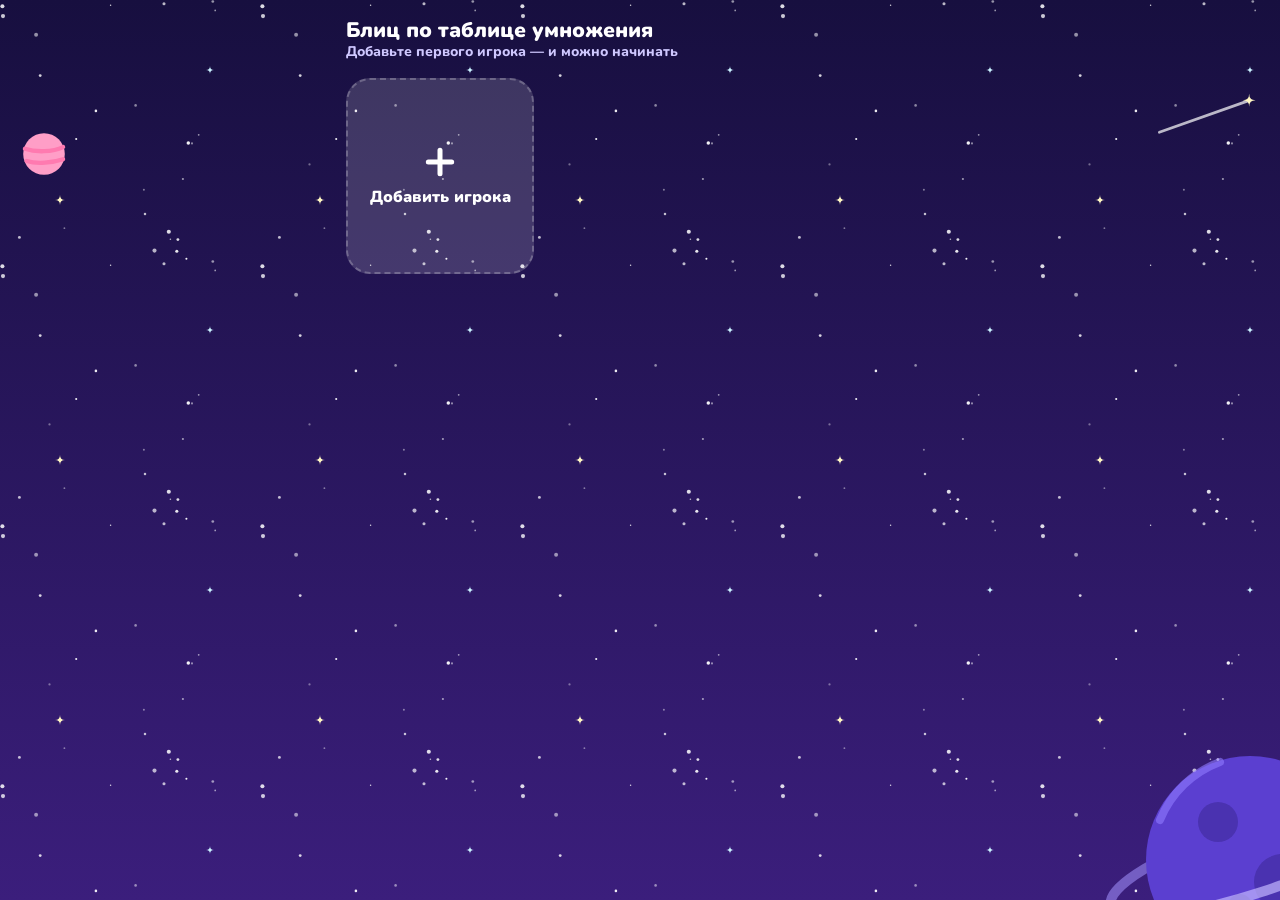
<file: index.html>
<!doctype html>
<html lang="ru" class="app-root">
<head>
<meta charset="utf-8">
<meta name="viewport" content="width=device-width, initial-scale=1, viewport-fit=cover">
<meta name="theme-color" content="#3b1e7c">
<meta name="description" content="Тренажёр к школьному блицу по таблице умножения: пример на экране, ребёнок отвечает вслух, взрослый отмечает.">
<title>Блиц по таблице умножения</title>
<link rel="manifest" href="manifest.webmanifest">
<link rel="icon" type="image/png" href="icons/icon-192.png">
<link rel="apple-touch-icon" href="icons/icon-192.png">
<link rel="preconnect" href="https://fonts.googleapis.com">
<link rel="preconnect" href="https://fonts.gstatic.com" crossorigin>
<link href="https://fonts.googleapis.com/css2?family=Nunito:wght@700;800;900&display=swap" rel="stylesheet">
<link rel="stylesheet" href="css/app.css">
</head>
<body>
<div id="app" class="app" data-theme="space">
  <div class="bg" id="bg"></div>
  <div class="view" id="view"></div>
  <div id="modal" hidden></div>
</div>
<noscript>Для тренажёра нужен включённый JavaScript.</noscript>
<script src="js/themes.js"></script>
<script src="js/art.js"></script>
<script src="js/store.js"></script>
<script src="js/gen.js"></script>
<script src="js/packages.js"></script>
<script src="js/engine.js"></script>
<script src="js/scoring.js"></script>
<script src="js/levels.js"></script>
<script src="js/sound.js"></script>
<script src="js/charts.js"></script>
<script src="js/ui.js"></script>
<script src="js/screens.js"></script>
<script src="js/play.js"></script>
<script src="js/help.js"></script>
<script src="js/demo.js"></script>
<script src="js/app.js"></script>
</body>
</html>
</file>
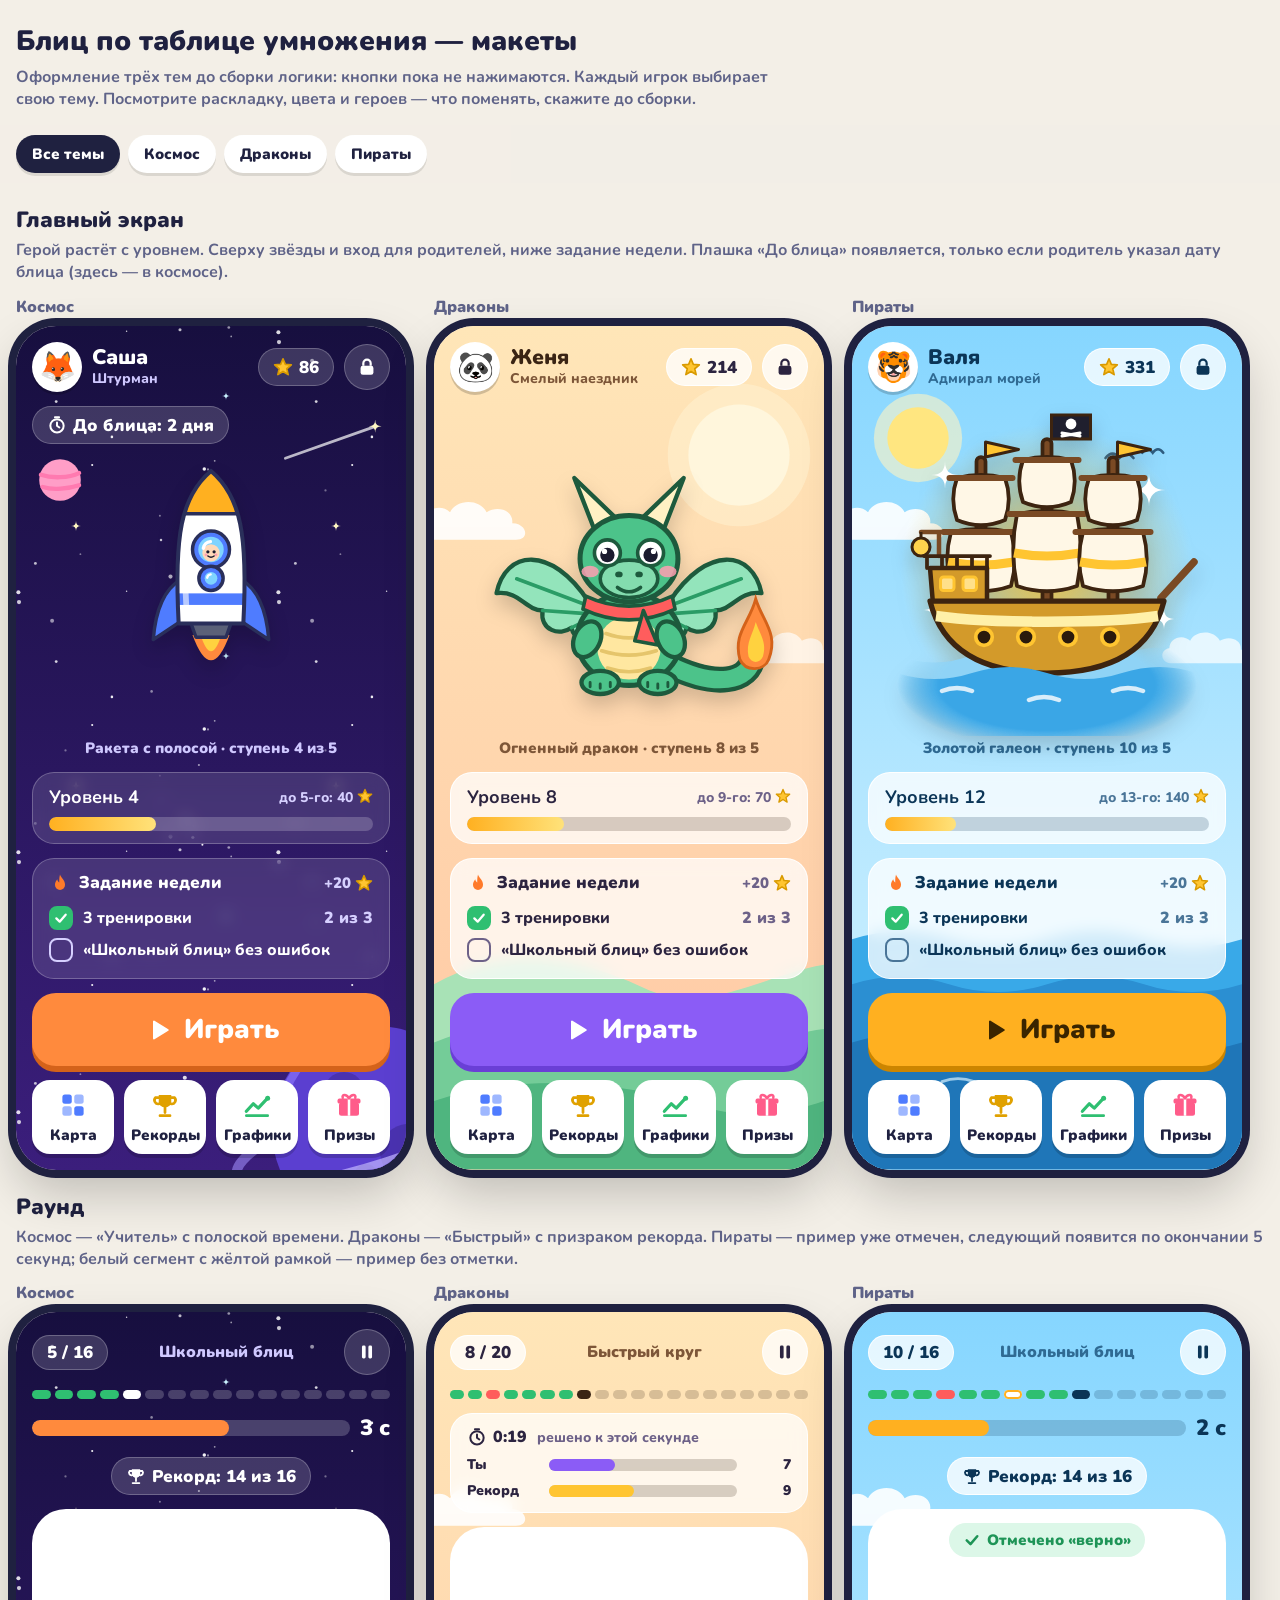
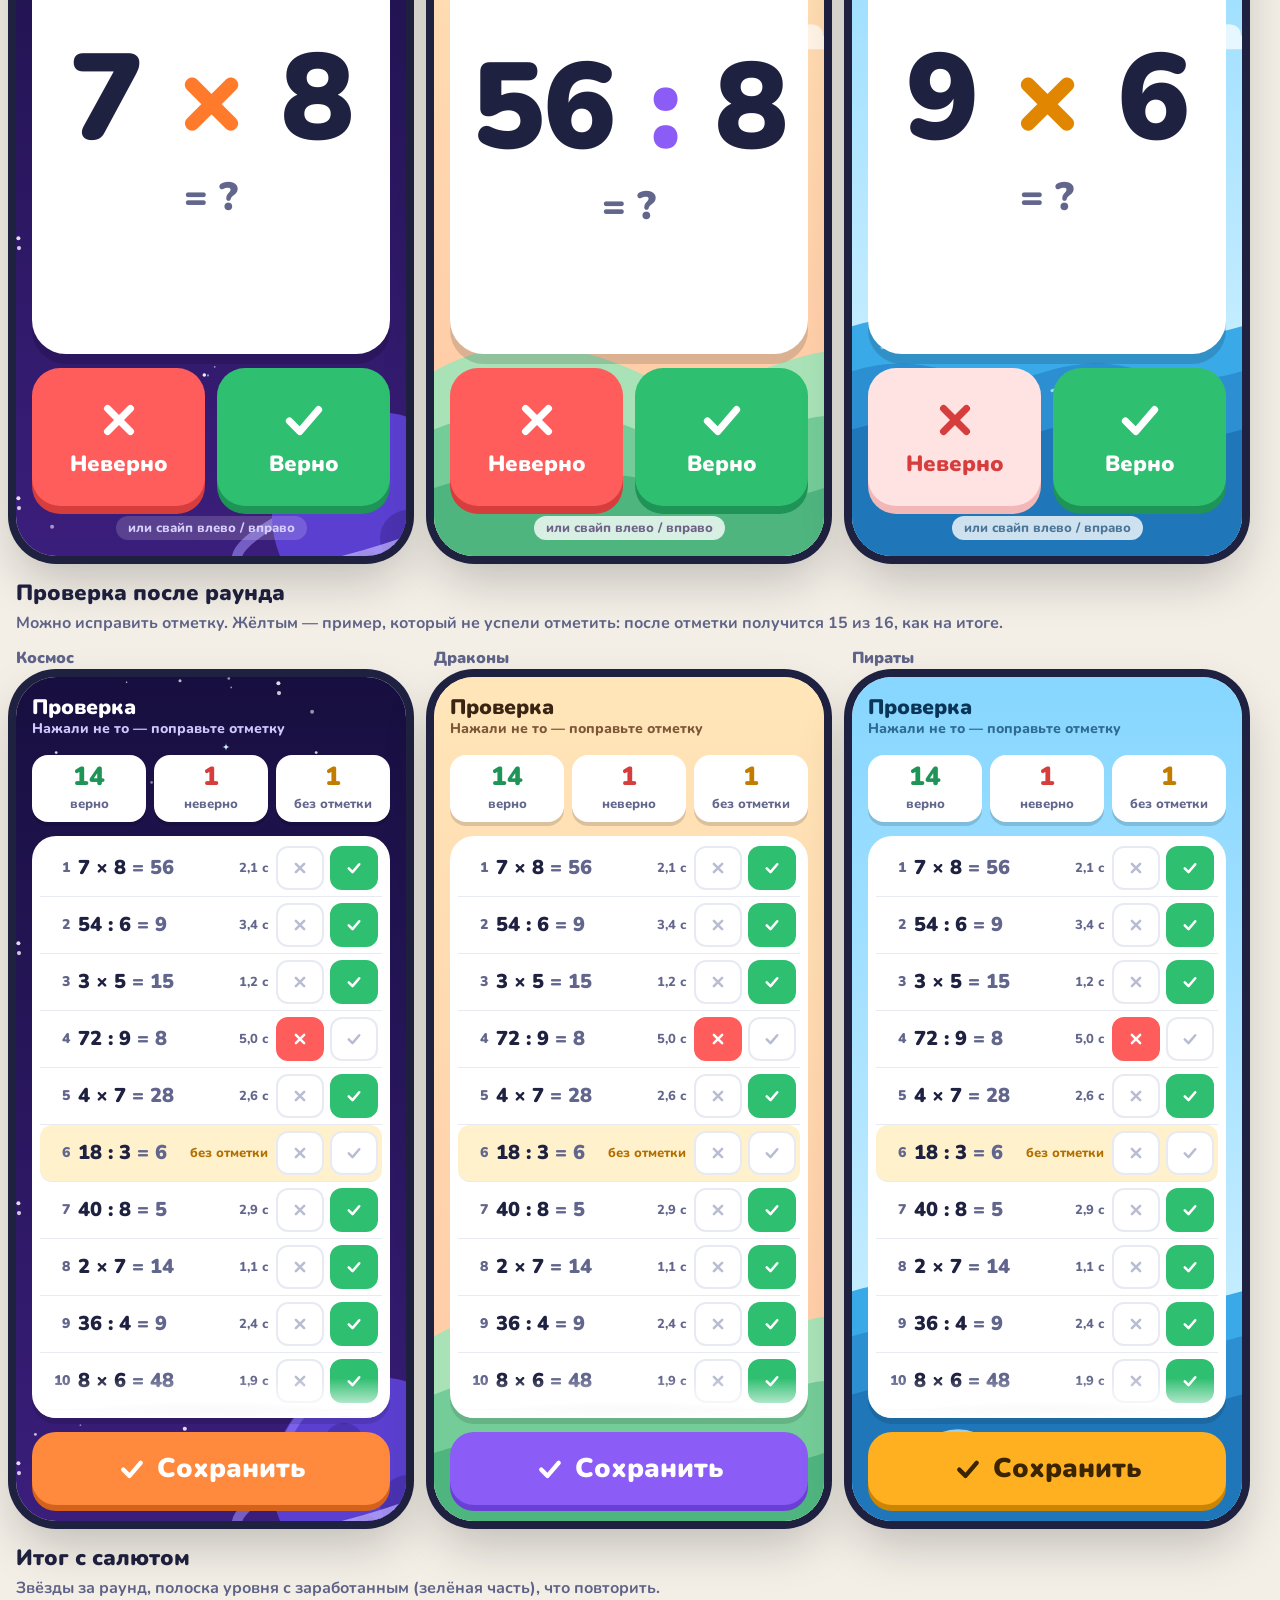
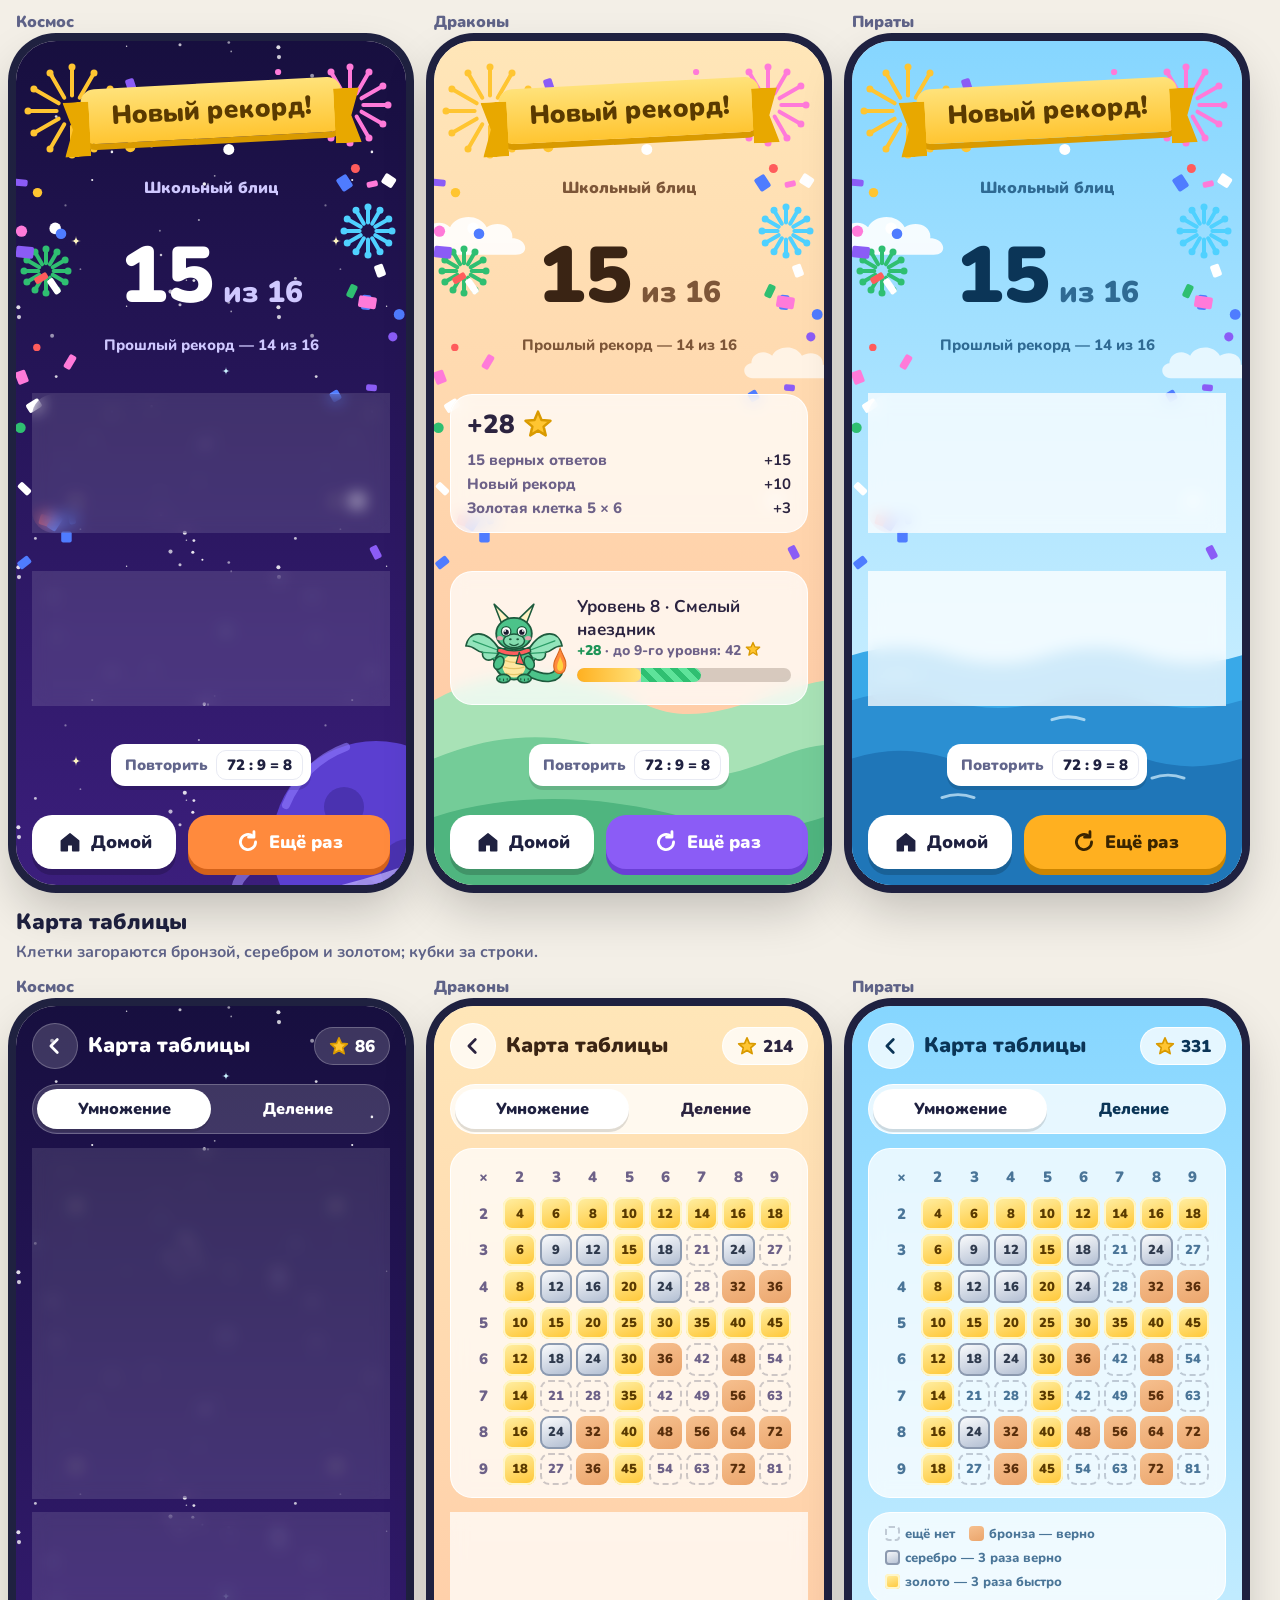
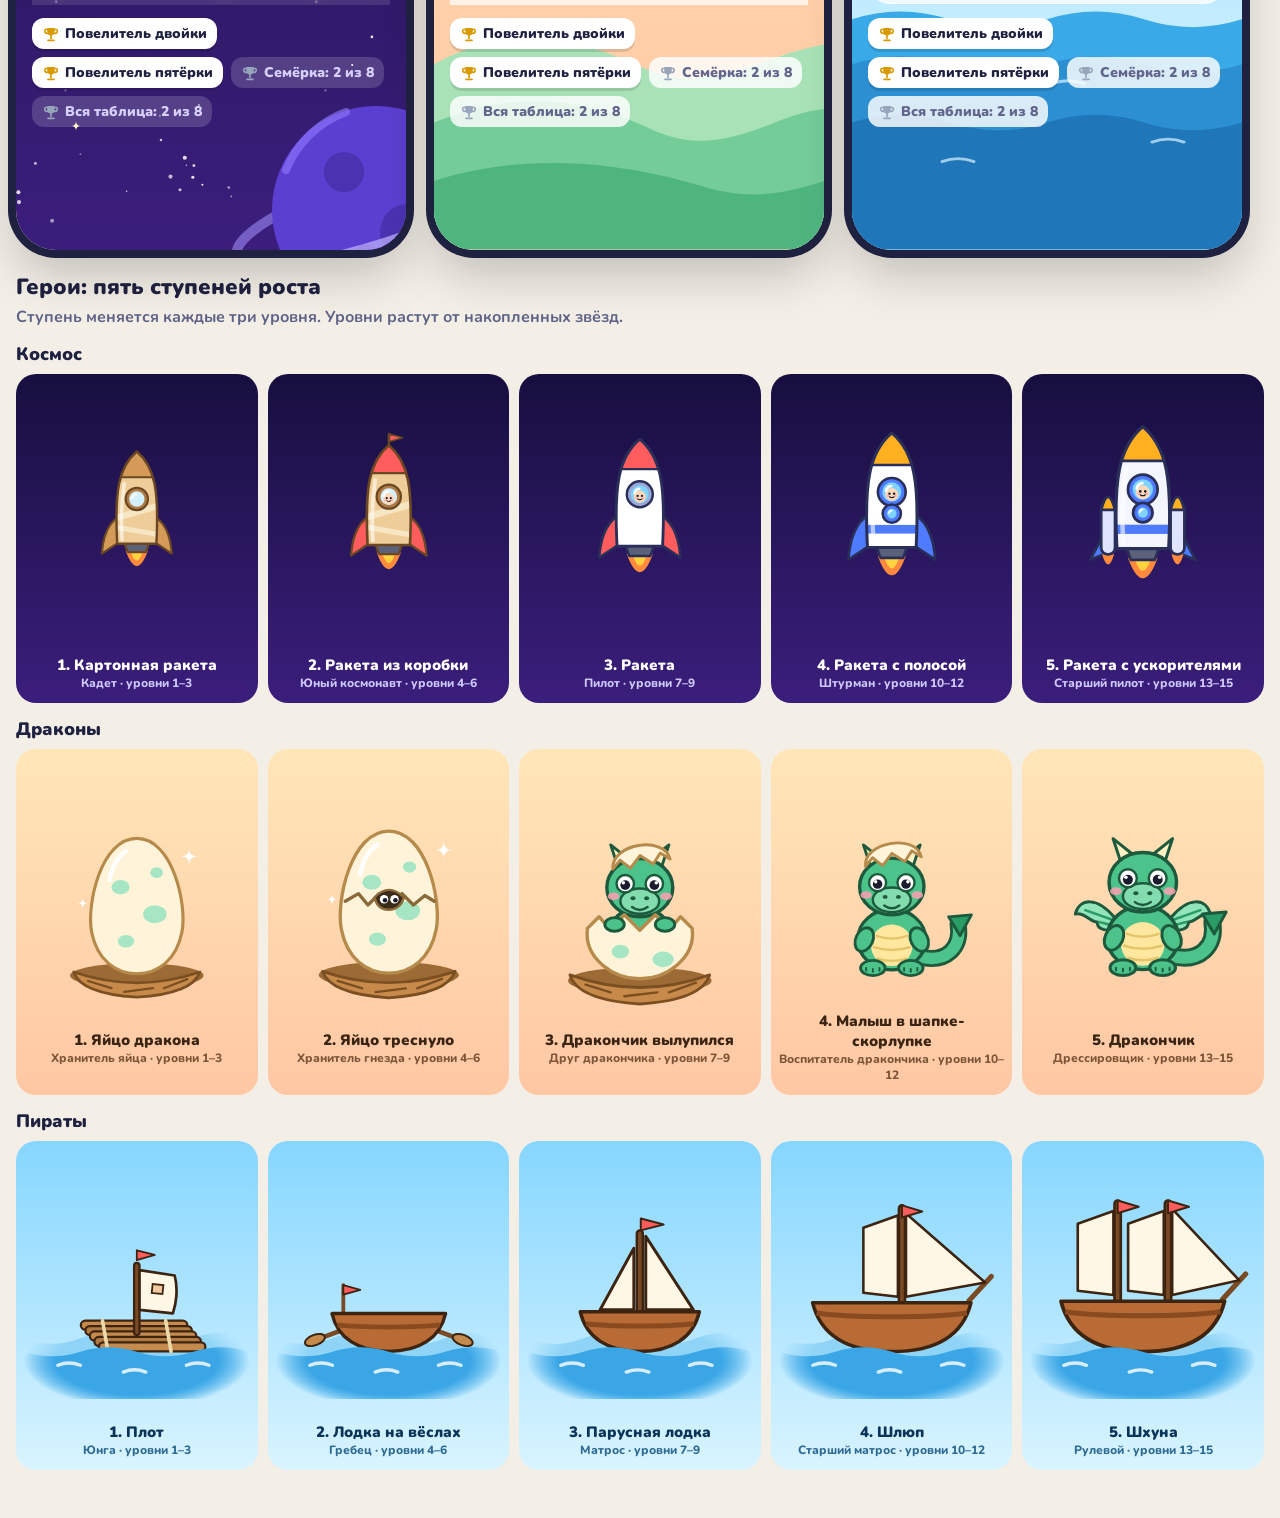
<file: mockups.html>
<!doctype html>
<html lang="ru">
<head>
<meta charset="utf-8">
<meta name="viewport" content="width=device-width, initial-scale=1">
<title>Блиц: макеты экранов</title>
<link rel="preconnect" href="https://fonts.googleapis.com">
<link rel="preconnect" href="https://fonts.gstatic.com" crossorigin>
<link href="https://fonts.googleapis.com/css2?family=Nunito:wght@700;800;900&display=swap" rel="stylesheet">
<link rel="stylesheet" href="css/app.css">
<style>
  body { margin: 0; background: #f3efe7; color: #1f2140; font-family: "Nunito", system-ui, sans-serif; font-weight: 700; }
  header { padding: 22px 16px 8px; max-width: 1280px; margin: 0 auto; }
  header h1 { margin: 0 0 6px; font-size: 28px; font-weight: 900; }
  header p { margin: 0 0 6px; color: #5f6388; max-width: 760px; line-height: 1.4; }
  #tabs { position: sticky; top: 0; z-index: 5; display: flex; gap: 8px; padding: 10px 16px; background: rgba(243, 239, 231, .94); max-width: 1280px; margin: 0 auto; overflow-x: auto; }
  #tabs button { border: 0; border-radius: 999px; padding: 9px 16px; font-weight: 900; font-size: 15px; background: #fff; color: #1f2140; box-shadow: 0 3px 0 rgba(0, 0, 0, .1); white-space: nowrap; }
  #tabs button.on { background: #1f2140; color: #fff; }
  main { max-width: 1280px; margin: 0 auto; padding: 0 16px 48px; }
  section { margin-top: 22px; }
  section h2 { margin: 0 0 4px; font-size: 22px; font-weight: 900; }
  .note { margin: 0 0 12px; color: #5f6388; line-height: 1.4; }
  .frames { display: flex; flex-wrap: wrap; gap: 28px; }
  .frame { width: min(390px, 100%); }
  .cap { font-weight: 900; margin: 0 0 8px; color: #5f6388; }
  .fbox { width: 100%; position: relative; }
  .device { width: 390px; height: 844px; border-radius: 40px; overflow: hidden; transform-origin: top left; box-shadow: 0 0 0 8px #1f2140, 0 22px 50px rgba(0, 0, 0, .22); }
  .device > .app { width: 100%; height: 100%; }
  body[data-show="space"] main [data-t]:not([data-t="space"]),
  body[data-show="dragon"] main [data-t]:not([data-t="dragon"]),
  body[data-show="pirate"] main [data-t]:not([data-t="pirate"]) { display: none; }
  .hrow h3 { margin: 14px 0 8px; font-size: 18px; font-weight: 900; }
  .hcards { display: grid; grid-template-columns: repeat(5, minmax(0, 1fr)); gap: 10px; }
  .hcard { border-radius: 20px; padding: 10px 8px 12px; text-align: center; display: flex; flex-direction: column; }
  .hcard svg.hero { width: 100%; height: auto; display: block; flex: none; }
  .hc-name { font-weight: 900; font-size: 15px; margin-top: 4px; min-height: 2.6em; display: flex; align-items: flex-end; justify-content: center; }
  .hc-title { font-weight: 800; font-size: 12px; color: var(--on-bg-soft); }
  @media (max-width: 640px) { .hcards { grid-template-columns: repeat(3, minmax(0, 1fr)); } }
  body.solo { background: #fff; }
  body.solo header, body.solo #tabs { display: none; }
  body.solo main { padding: 0; max-width: none; }
  body.solo .device { border-radius: 0; box-shadow: none; }
  body.solo .sheet { padding: 16px; }
</style>
</head>
<body>
<header>
  <h1>Блиц по таблице умножения — макеты</h1>
  <p>Оформление трёх тем до сборки логики: кнопки пока не нажимаются. Каждый игрок выбирает свою тему. Посмотрите раскладку, цвета и героев — что поменять, скажите до сборки.</p>
</header>
<nav id="tabs"><button class="on" data-t="all">Все темы</button><button data-t="space">Космос</button><button data-t="dragon">Драконы</button><button data-t="pirate">Пираты</button></nav>
<main id="root"></main>
<script src="js/themes.js"></script>
<script src="js/art.js"></script>
<script src="js/mockups.js"></script>
</body>
</html>
</file>
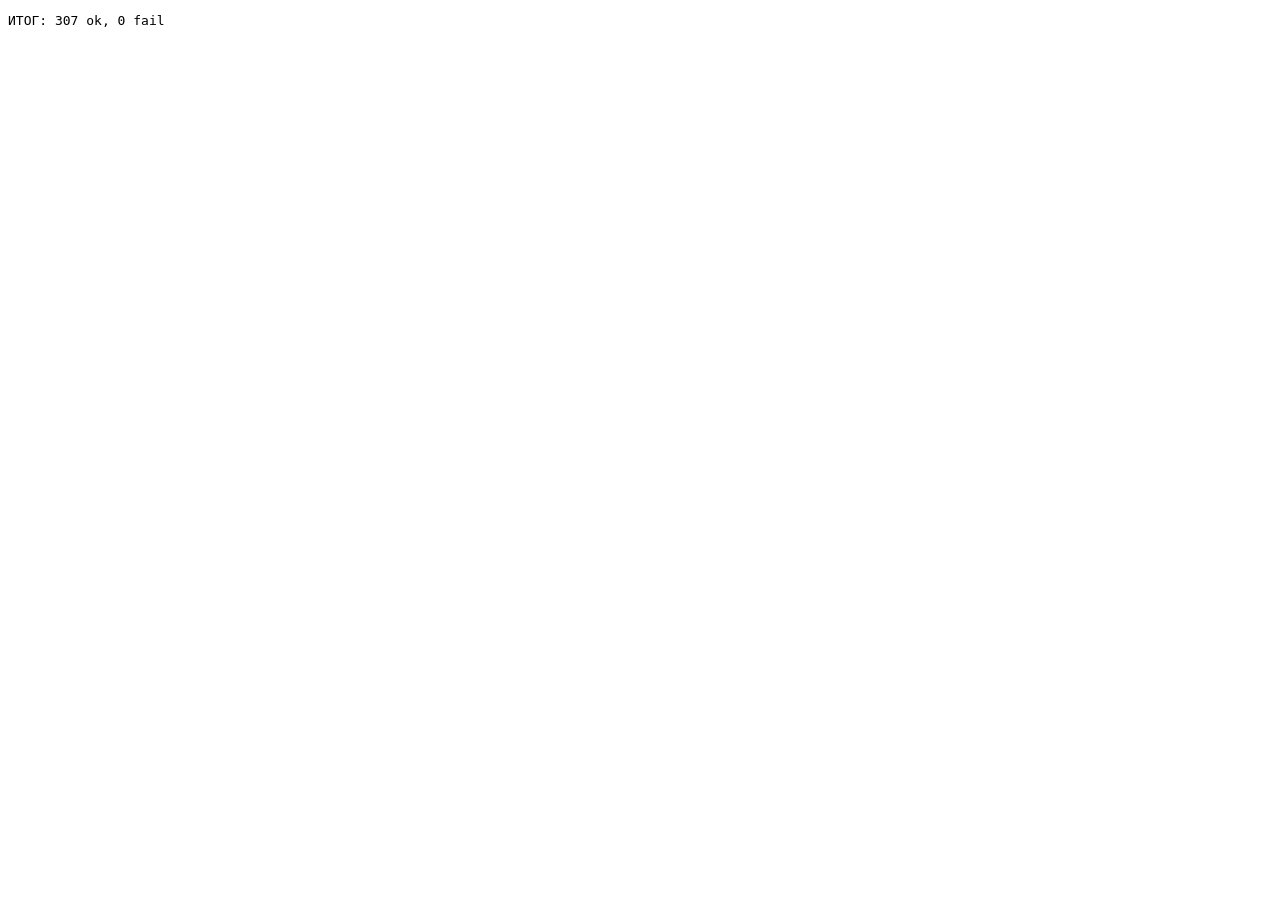
<file: tests.html>
<!doctype html>
<html lang="ru">
<head><meta charset="utf-8"><title>Проверки</title></head>
<body>
<script src="js/themes.js"></script>
<script src="js/art.js"></script>
<script src="js/gen.js"></script>
<script src="js/packages.js"></script>
<script src="js/engine.js"></script>
<script src="js/scoring.js"></script>
<script src="js/levels.js"></script>
<script src="js/tests.js"></script>
</body>
</html>
</file>
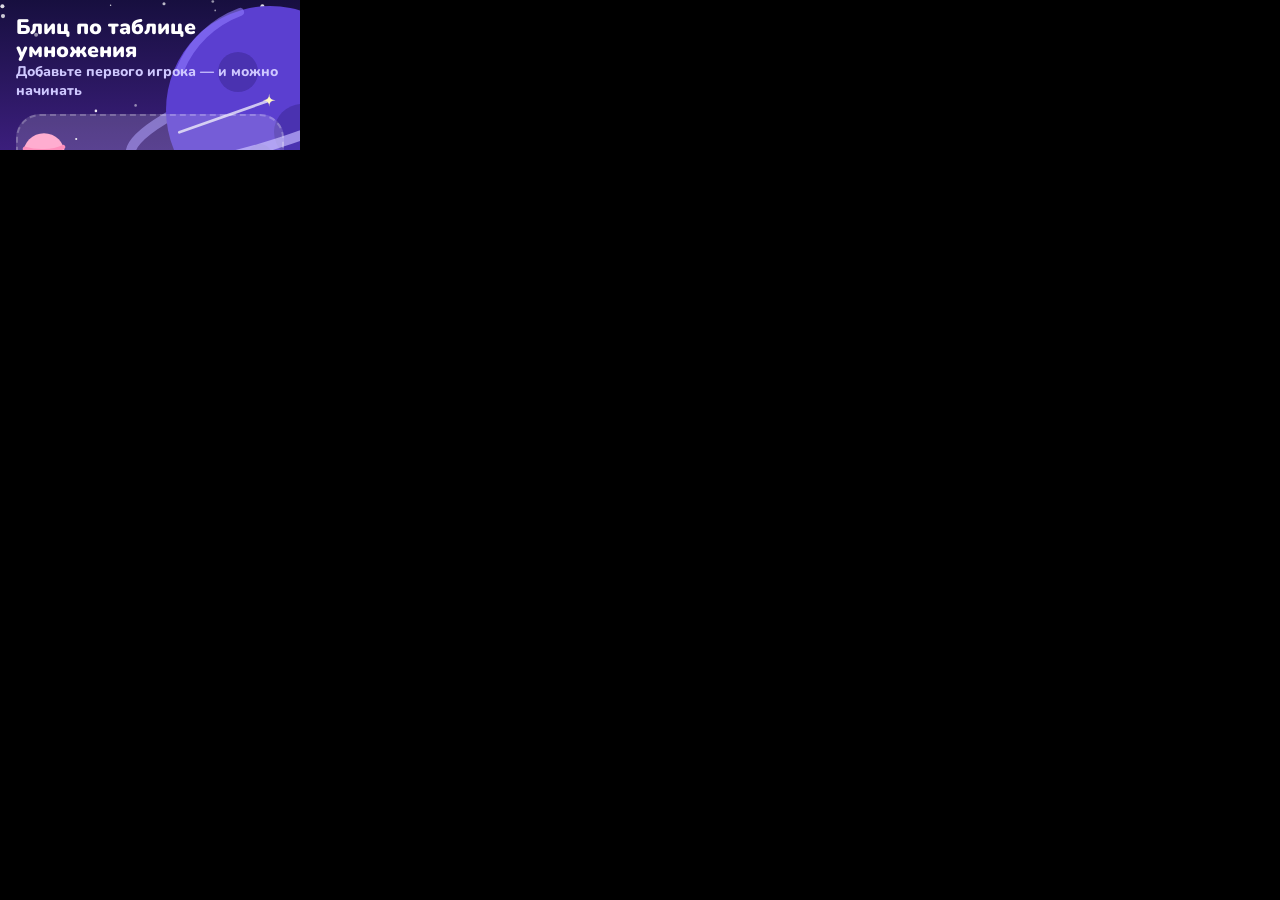
<file: tools/frame.html>
<!doctype html>
<html lang="ru">
<head><meta charset="utf-8"><title>Рамка для снимков</title></head>
<body style="margin:0;background:#000;overflow:hidden">
<iframe id="f" style="border:0;display:block"></iframe>
<script>
  // Рамка точного размера: Edge без окна не сужается меньше 500 px, а телефону нужно 390
  const q = new URLSearchParams(location.search), f = document.getElementById('f');
  f.style.width = q.get('w') + 'px';
  f.style.height = q.get('h') + 'px';
  f.src = '../index.html?' + q.get('q');
</script>
</body>
</html>
</file>
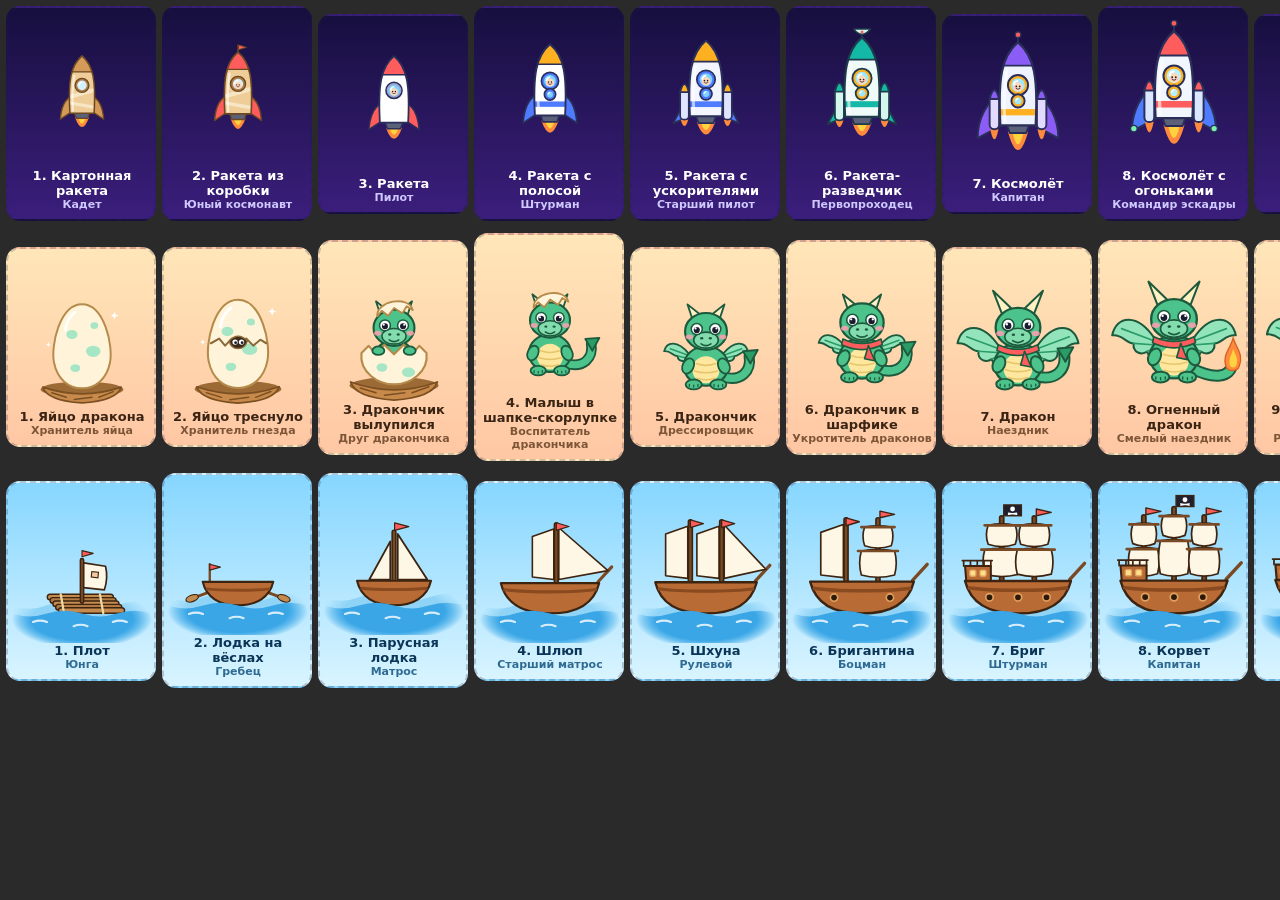
<file: tools/heroes.html>
<!doctype html>
<html lang="ru">
<head><meta charset="utf-8"><title>Облики героев</title><link rel="stylesheet" href="../css/app.css">
<style>
  /* Лист всех обликов героя: 3 темы × 10 уровней. Снимок: tools/shoot_heroes.py */
  body { margin: 0; background: #2a2a2a; font-family: var(--font); }
  .row { display: grid; grid-template-columns: repeat(10, 150px); gap: 6px; padding: 6px; }
  .cell { border-radius: 14px; padding: 6px 4px 8px; text-align: center; background: linear-gradient(180deg, var(--bg1), var(--bg2)); color: var(--on-bg); }
  .cell svg.hero { width: 140px; height: 154px; display: block; margin: 0 auto; }
  .cell b { display: block; font-size: 13px; font-weight: 900; }
  .cell span { font-size: 11px; font-weight: 800; color: var(--on-bg-soft); }
</style></head>
<body>
<div id="sheet"></div>
<script src="../js/themes.js"></script>
<script src="../js/art.js"></script>
<script>
  document.getElementById('sheet').innerHTML = ['space', 'dragon', 'pirate'].map((t) => {
    const T = U.THEMES[t];
    return `<div class="row">${T.hero.map((name, i) => `<div class="cell" data-theme="${t}">${U.art.hero(t, i + 1)}<b>${i + 1}. ${name}</b><span>${T.titles[i]}</span></div>`).join('')}</div>`;
  }).join('');
</script>
</body>
</html>
</file>
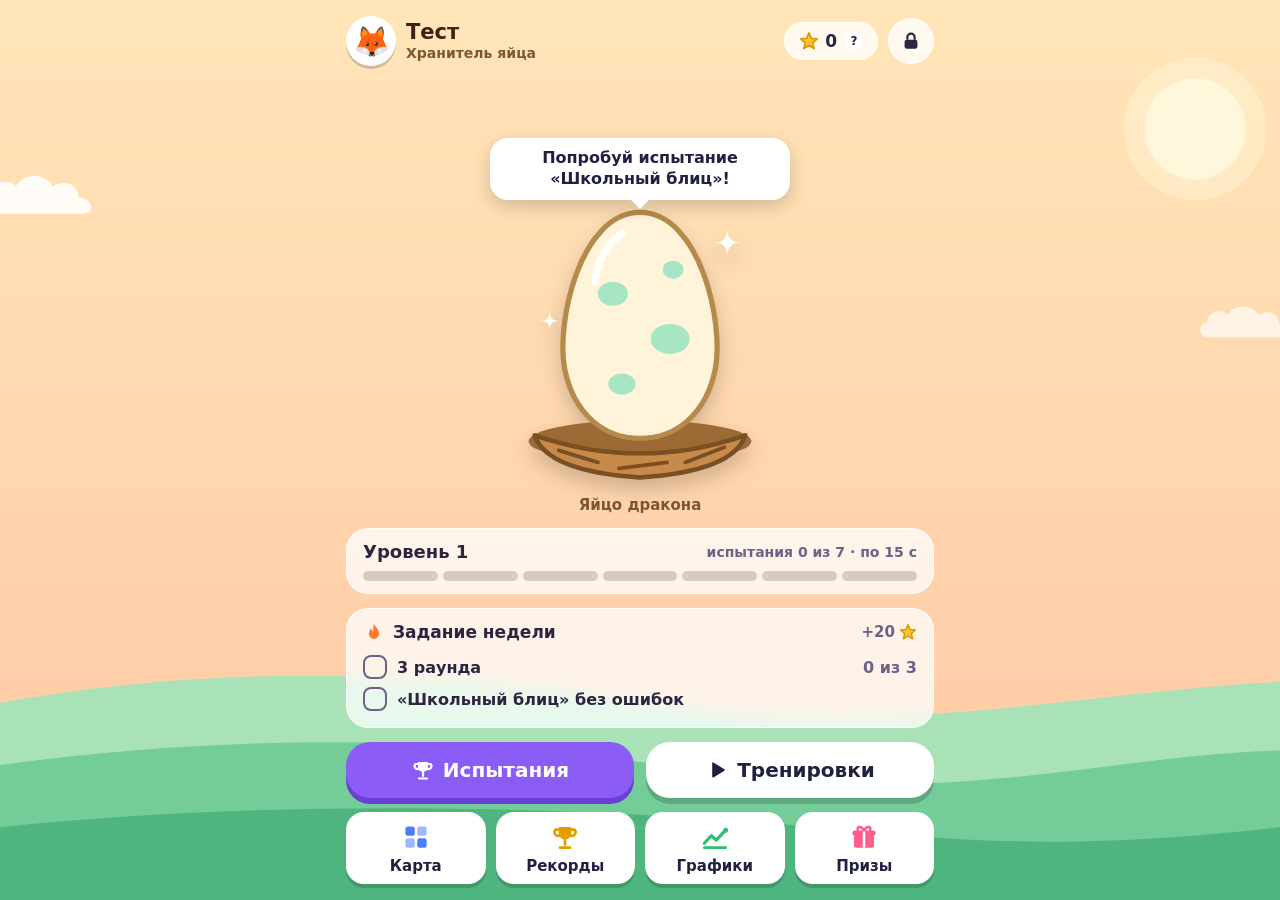
<file: tools/ui_test.html>
<!doctype html>
<html lang="ru" class="app-root">
<head><meta charset="utf-8"><title>Сценарий интерфейса</title><link rel="stylesheet" href="../css/app.css"></head>
<body>
<div id="app" class="app" data-theme="space"><div class="bg" id="bg"></div><div class="view" id="view"></div><div id="modal" hidden></div></div>
<script src="../js/themes.js"></script>
<script src="../js/art.js"></script>
<script src="../js/store.js"></script>
<script src="../js/gen.js"></script>
<script src="../js/packages.js"></script>
<script src="../js/engine.js"></script>
<script src="../js/scoring.js"></script>
<script src="../js/levels.js"></script>
<script src="../js/sound.js"></script>
<script src="../js/charts.js"></script>
<script src="../js/ui.js"></script>
<script src="../js/screens.js"></script>
<script src="../js/play.js"></script>
<script src="../js/help.js"></script>
<script>
/* Сценарий пользователя с настоящими таймерами раунда. Запуск: tools/run_ui_test.py (Edge без окна, виртуальное время). */
(async function () {
  const log = [];
  let ok = 0, fail = 0;
  const check = (name, cond, info) => { if (cond) ok++; else { fail++; log.push('FAIL ' + name + (info !== undefined ? ' — ' + JSON.stringify(info) : '')); } };
  const wait = (ms) => new Promise((r) => setTimeout(r, ms));
  const $ = (s) => document.querySelector(s);
  const click = (sel) => { const el = typeof sel === 'string' ? $(sel) : sel; if (!el) throw new Error('нет элемента ' + sel); el.click(); };
  const D = () => U.store.data, R = () => U.play.round();
  async function startRound(id) { click(`[data-act="play"][data-id="${id}"]`); await wait(3300); }
  try {
    U.store.useMemory(null);
    U.VOICE_MODE = true; // скрытый пока вариант «вслух, кнопки взрослого» тоже должен работать
    U.uiInit();
    U.render();
    check('старт: экран игроков', U.ui.screen === 'players');

    click('[data-act="addPlayer"]');
    U.ui.form.name = 'Тест';
    click('[data-act="fset"][data-k="theme"][data-v="dragon"]');
    check('форма игрока: имя не теряется при смене темы', $('[data-f="name"]').value === 'Тест');
    click('[data-act="savePlayer"]');
    check('игрок создан, главный экран', U.ui.screen === 'home' && D().players.length === 1 && U.player().theme === 'dragon');
    check('главный экран: герой живой', !!$('.hero-stage .hero-tap.alive svg.hero') && !!$('#bg .bg-motes'));
    click('[data-act="heroTap"]');
    const tip1 = $('.hero-bubble') && $('.hero-bubble').textContent;
    check('касание героя: движение и облачко с подсказкой', !!$('.hero-tap.tap') && /До уровня 2 — ещё 7 испытаний/.test(tip1), tip1);
    click('[data-act="heroTap"]');
    check('второе касание — другая подсказка, облачко одно', document.querySelectorAll('.hero-bubble').length === 1 && $('.hero-bubble').textContent !== tip1);
    await wait(7400);
    check('облачко само исчезает', !$('.hero-bubble'));

    /* Учитель: ритм, отметка, пауза, прерывание */
    click('[data-act="packages"]');
    check('экран пакетов', U.ui.screen === 'packages' && document.querySelectorAll('.pkg-card').length === 12);
    click('[data-act="play"][data-id="school"]');
    await wait(500);
    check('отсчёт 3-2-1', !!$('.count-big') && !R().running);
    await wait(2800);
    check('первый пример через 3 с', R().running && R().items.length === 1 && !!$('.example'));
    click('[data-act="markOk"]');
    await wait(100);
    check('учитель: отметка не листает', R().items.length === 1 && R().items[0].m === 1 && /Отмечено/.test($('.card-badge').textContent));
    await wait(7000);
    check('учитель: через 7 с следующий', R().items.length === 2, R().items.length);
    await wait(7000);
    check('учитель: третий, второй без отметки', R().items.length === 3 && R().items[1].m === null);
    click('[data-act="pause"]');
    const el = R().elapsed;
    await wait(8000);
    check('пауза держит время', R().items.length === 3 && Math.abs(R().elapsed - el) < 50, [R().elapsed, el]);
    click('[data-act="resume"]');
    await wait(7100);
    check('после паузы ритм продолжается', R().items.length === 4, R().items.length);
    check('пауза уже была — кнопка паузы погасла', !!$('.icon-btn.spent[data-act="pause"]'));
    click('[data-act="pause"]'); await wait(100);
    check('вторая пауза за раунд не ставится, подсказка', !R().paused && /только один раз за раунд/.test(document.body.textContent));
    document.dispatchEvent(new KeyboardEvent('keydown', { key: ' ', bubbles: true })); await wait(50);
    check('и пробелом тоже', !R().paused);
    U.play.askAbort();
    click('[data-act="modalYes"]');
    await wait(400);
    check('прервать — назад к пакетам, без сохранения', U.ui.screen === 'packages' && D().rounds.length === 0, U.ui.screen);

    /* Быстрый: 20 отметок, клавиши и свайп, сверка, сохранение */
    await startRound('fast');
    for (let i = 0; i < 18; i++) { click(i === 4 ? '[data-act="markBad"]' : '[data-act="markOk"]'); await wait(700); }
    document.dispatchEvent(new KeyboardEvent('keydown', { key: 'ArrowRight', bubbles: true }));
    await wait(700);
    const view = document.getElementById('view');
    view.dispatchEvent(new PointerEvent('pointerdown', { clientX: 100, clientY: 400, bubbles: true }));
    view.dispatchEvent(new PointerEvent('pointerup', { clientX: 260, clientY: 410, bubbles: true }));
    await wait(300);
    check('быстрый: после 20 отметок — проверка', U.ui.screen === 'review', U.ui.screen);
    check('быстрый: 19 верно и 1 неверно', U.ui.review && U.ui.review.items.filter((x) => x.m === 1).length === 19);
    click('[data-act="rmark"][data-i="4"][data-v="1"]');
    check('сверка: исправили отметку', U.ui.review.items[4].m === 1 && $('.count.ok b').textContent === '20');
    click('[data-act="rSave"]');
    check('итог после сохранения', U.ui.screen === 'result' && D().rounds.length === 1 && U.player().stars > 0, U.player().stars);
    check('первый результат — плашка', /Первый результат/.test(document.body.textContent));
    const r1 = D().rounds[0];
    check('быстрый: время раунда около 14 с', r1.durationMs > 12000 && r1.durationMs < 17000, r1.durationMs);

    click('[data-act="again"]');
    await wait(3300);
    check('«Ещё раз» запускает тот же пакет', U.ui.screen === 'round' && R().pkg.id === 'fast' && !!$('.race'));
    U.play.askAbort(); click('[data-act="modalYes"]'); await wait(400);

    /* Серия: отмена ошибки и конец */
    U.go('home', {}, { reset: true }); click('[data-act="packages"]');
    await startRound('streak');
    click('[data-act="markOk"]'); await wait(400); click('[data-act="markOk"]'); await wait(400); click('[data-act="markBad"]'); await wait(300);
    check('серия: окно «нажали по ошибке»', !!$('[data-act="undoStreak"]'));
    click('[data-act="undoStreak"]'); await wait(300);
    check('серия: после отмены продолжаем', U.ui.screen === 'round' && R().items.length === 4 && R().items[2].m === 1);
    click('[data-act="markBad"]'); await wait(3300);
    check('серия: через 3 с после ошибки — проверка', U.ui.screen === 'review');
    click('[data-act="rSave"]');
    check('серия: результат «3 подряд»', /3\s*подряд/.test($('.score').textContent), $('.score').textContent);
    check('серия на тренировке без рекорда — спокойный итог', !!$('.screen.mood-calm') && !$('.rain-wrap') && !$('.confetti-fall'));

    /* Минута */
    U.go('home', {}, { reset: true }); click('[data-act="packages"]');
    await startRound('minute');
    for (let t = 0; t < 30; t++) { click('[data-act="markOk"]'); await wait(2000); }
    await wait(1500);
    check('минута: через 60 с — проверка', U.ui.screen === 'review', U.ui.screen);
    const mItems = U.ui.review.items.length;
    check('минута: около 30 примеров, все отмечены', mItems >= 29 && mItems <= 31 && U.ui.review.items.every((x) => x.m === 1), mItems);
    click('[data-act="rSave"]');
    check('минута без ошибок — победа: конфетти, салют, радость героя', !!$('.screen.mood-win') && !!$('.confetti-fall') && !!$('.win-fx') && !!$('.hero-mini.cheer'));
    check('счёт набегает, а число остаётся в тексте', !!$('.score .num-up') && new RegExp('^' + U.ui.result.round.s.correct).test($('.score').textContent));

    /* Диктант: кнопок нет, проверка листка */
    U.go('home', {}, { reset: true }); click('[data-act="packages"]');
    await startRound('dictation');
    check('диктант: пример скрыт, кнопок нет', /№ 1/.test($('.example').textContent) && !$('[data-act="markOk"]'));
    await wait(16 * 7000 + 300);
    check('диктант: через 112 с — проверка листка', U.ui.screen === 'review' && U.ui.review.items.every((x) => x.m === null));
    click('[data-act="rmark"][data-i="0"][data-v="0"]');
    click('[data-act="rAllOk"]');
    check('диктант: «Остальные — верно»', U.ui.review.items.filter((x) => x.m === 1).length === 15);
    click('[data-act="rSave"]');
    check('диктант: 15 из 16', /15\s*из 16/.test($('.score').textContent));

    /* Работа над ошибками из накопленных ошибок */
    U.go('home', {}, { reset: true }); click('[data-act="packages"]');
    const weak = U.score.weakList(D(), U.player().id, 16);
    check('есть трудные примеры', weak.length >= 1, weak);
    await startRound('training');
    for (let i = 0; i < weak.length; i++) { click('[data-act="markOk"]'); await wait(500); }
    check('тренировка: проверка', U.ui.screen === 'review');
    click('[data-act="rSave"]');
    check('тренировка: звёзды ×2', /×2/.test(document.body.textContent));

    /* PIN, призы, раздел для родителей */
    U.go('home', {}, { reset: true });
    click('[data-act="parent"]');
    check('первый вход: придумать PIN', U.ui.modal && U.ui.modal.mode === 'new');
    '1234'.split('').forEach((v) => U.actions.pinKey({ v }));
    '1234'.split('').forEach((v) => U.actions.pinKey({ v }));
    check('PIN сохранён, раздел открыт', U.ui.screen === 'parent' && !!D().settings.pin);
    click('[data-act="toggleSet"][data-k="anim"]');
    check('выключатель «Анимации»: всё стоит', D().settings.anim === false && document.getElementById('app').classList.contains('no-anim'));
    click('[data-act="toggleSet"][data-k="anim"]');
    check('анимации снова включены', D().settings.anim === true && !document.getElementById('app').classList.contains('no-anim'));
    U.ui.form.prizeName = 'Мороженое'; U.ui.form.prizePrice = '10';
    click('[data-act="savePrize"]');
    check('приз добавлен', D().prizes.length === 1);
    click('[data-act="lockParent"]');
    await wait(400);
    click('[data-act="parent"]');
    '0000'.split('').forEach((v) => U.actions.pinKey({ v }));
    check('неверный PIN не пускает', U.ui.modal && /Неверный/.test(document.getElementById('modal').textContent));
    '1234'.split('').forEach((v) => U.actions.pinKey({ v }));
    check('верный PIN пускает', U.ui.screen === 'parent' && !U.ui.modal);
    click('[data-act="lockParent"]'); await wait(400);
    click('[data-act="prizes"]');
    const before = U.player().stars;
    click('[data-act="buyPrize"]');
    check('покупка просит PIN', U.ui.modal && U.ui.modal.type === 'pin');
    '1234'.split('').forEach((v) => U.actions.pinKey({ v }));
    check('покупка списала звёзды', U.player().stars === before - 10 && D().purchases.length === 1);

    /* Графики, карта, рекорды, история, удаление раунда */
    U.go('home', {}, { reset: true });
    click('[data-act="charts"]');
    check('график нарисован', !!$('svg.chart'));
    click('[data-act="chartMetric"][data-v="errors"]');
    check('график ошибок', !!$('svg.chart') && /в делении/.test($('.chart-legend').textContent));
    U.back(); await wait(300);
    click('[data-act="map"]');
    check('карта: 64 клетки', document.querySelectorAll('.cell').length === 64);
    click('[data-act="mapOp"][data-v="d"]');
    check('карта деления', /делимое/.test(document.body.textContent));
    U.back(); await wait(300);
    click('[data-act="records"]');
    check('рекорды: строки пакетов', document.querySelectorAll('[data-act="recDetail"]').length >= 3);
    click('[data-act="recTab"][data-v="hist"]');
    const histRows = document.querySelectorAll('[data-act="roundDetail"]').length;
    check('история: все раунды', histRows === D().rounds.length, [histRows, D().rounds.length]);
    const nRounds = D().rounds.length, starsBefore = U.player().stars;
    click('[data-act="roundDetail"]');
    click('[data-act="delRound"]');
    if (U.ui.modal && U.ui.modal.type === 'pin') '1234'.split('').forEach((v) => U.actions.pinKey({ v }));
    click('[data-act="modalYes"]');
    await wait(300);
    check('раунд удалён, звёзды сняты', D().rounds.length === nRounds - 1 && U.player().stars < starsBefore);

    /* Резервная копия: выгрузка и загрузка тем же форматом */
    const text = JSON.stringify({ app: 'umnozhenie', v: 1, data: JSON.parse(JSON.stringify(D())) });
    D().players[0].name = 'Испорчено';
    U.store.importText(text);
    check('копия загружается', D().players[0].name === 'Тест' && D().rounds.length === nRounds - 1);
    let bad = false; try { U.store.importText('{"x":1}'); } catch (e) { bad = true; }
    check('чужой файл не принимается', bad);

    /* Свой пакет */
    U.go('home', {}, { reset: true });
    click('[data-act="packages"]');
    click('[data-act="newPkg"]');
    click('[data-act="ftable"][data-v="2"]');
    U.ui.form.name = 'Только семёрка';
    ['3', '4', '5', '6', '8', '9'].forEach((v) => click(`[data-act="ftable"][data-v="${v}"]`));
    click('[data-act="savePkg"]');
    await wait(400);
    const cp = D().packages[0];
    check('свой пакет сохранён', cp && cp.tables.join() === '7' && U.ui.screen === 'packages', cp);
    await startRound(cp.id);
    check('свой пакет: примеры только с 7', U.gen.parse(R().items[0].k).f.indexOf(7) >= 0);
    U.play.askAbort(); click('[data-act="modalYes"]'); await wait(300);

    /* Ребёнок отвечает сам: клавиатура */
    U.go('home', {}, { reset: true });
    click('[data-act="packages"]');
    click('[data-act="setInput"][data-v="keys"]');
    check('переключатель «клавиатура» запоминается у игрока', U.player().input === 'keys' && $('.input-toggle .on').dataset.v === 'keys');
    click('[data-act="setInput"][data-v="voice"]');
    U.VOICE_MODE = false; // как в выложенной версии: кнопок взрослого нет
    U.refresh();
    check('без варианта «вслух»: переключателя нет', !$('.input-toggle') && U.inputOf(U.player()) === 'keys');
    // ответ засчитывается сам, как только набрано столько цифр, сколько в правильном ответе — кнопки «Ответить» нет
    const ansOf = () => U.gen.parse(R().cur().k).ans;
    const wrongOf = (a) => (a % 10 === 9 ? a - 1 : a + 1);              // неверный ответ той же длины
    const typeAns = async (n) => { String(n).split('').forEach((dg) => click(`[data-act="key"][data-v="${dg}"]`)); await wait(200); };
    const until = async (want) => { for (let g = 0; g < 16 && U.ui.screen === 'round' && !want(ansOf()); g++) await typeAns(ansOf()); };
    await startRound('school');
    check('сам: клавиатура — цифры и «стереть», кнопки «Ответить» нет', !!$('.keypad') && !$('[data-act="markOk"]') && document.querySelectorAll('.keypad .key').length === 11 && !$('[data-v="ok"]') && !!$('[data-v="del"]'));
    await until((a) => a >= 10);
    const n0 = R().items.length, a2 = ansOf(), card0 = $('.example-card');
    click(`[data-act="key"][data-v="${String(a2)[0]}"]`);
    check('двузначный ответ: после первой цифры ждём вторую, набранное видно', R().items.length === n0 && $('.typed').textContent === String(a2)[0]);
    check('набор цифр не перерисовывает экран — движения не сбиваются', $('.example-card') === card0);
    click('[data-act="key"][data-v="del"]');
    check('первую цифру можно стереть', R().items.length === n0 && $('.typed').textContent === '?');
    await typeAns(a2);
    check('две цифры — ответ засчитан, сразу следующий и «Верно»', R().items.length === n0 + 1 && R().items[n0 - 1].m === 1 && /Верно/.test($('.example-card').textContent));
    check('дорожка: герой подпрыгнул, искорки', !!$('.trail .trail-hero.hop') && !!$('.example-card .sparks') && !!$('.trail-goal svg'));
    await until((a) => a >= 10);
    const nK = R().items.length;
    document.dispatchEvent(new KeyboardEvent('keydown', { key: String(ansOf())[0], bubbles: true }));
    check('сам: цифры с клавиатуры ПК', $('.typed').textContent.length === 1 && R().items.length === nK);
    document.dispatchEvent(new KeyboardEvent('keydown', { key: 'Backspace', bubbles: true }));
    check('сам: Backspace стирает', $('.typed').textContent === '?');
    await typeAns(ansOf());
    await until((a) => a < 10);
    const n1 = R().items.length;
    click(`[data-act="key"][data-v="${ansOf()}"]`); await wait(150);
    check('однозначный ответ засчитан первой же цифрой', R().items.length === n1 + 1 && R().items[n1 - 1].m === 1);
    const nW = R().items.length;
    await typeAns(wrongOf(ansOf()));
    check('сам: неверный ответ — ошибка, дальше', R().items[nW - 1].m === 0 && R().items[nW - 1].a !== undefined && R().items.length === nW + 1);
    check('дорожка: герой трясётся, карточка вздрагивает', !!$('.trail-hero.oops') && !!$('.example-card.flash-bad') && !$('.sparks'));
    const nT = R().items.length;
    await wait(7300);
    check('сам: не набрал за 7 с — «не успел», дальше', R().items[nT - 1].m === 0 && R().items[nT - 1].late === 1 && R().items.length === nT + 1);
    let sawCombo = '';
    for (let i = 0; i < 20 && U.ui.screen === 'round'; i++) { await typeAns(ansOf()); if ($('.combo')) sawCombo += $('.combo').textContent + ' '; }
    check('5 верных подряд — «Серия ×5!»', /Серия ×5!/.test(sawCombo), sawCombo);
    check('сам: после раунда сразу итог, без проверки', U.ui.screen === 'result');
    const kr = D().rounds[D().rounds.length - 1];
    check('сам: раунд сохранён как «сам»', kr.input === 'keys' && kr.pkg === 'school');
    check('сам: в итоге ошибка с написанным ответом', /не \d+/.test($('.again').textContent) && /время вышло/.test($('.again').textContent), $('.again') && $('.again').textContent);
    check('сам: правильный ответ в итоге не красный', !!$('.again .chip-ex b.ok'));
    check('сам: свой первый рекорд', /Первый результат/.test(document.body.textContent));

    /* Диктант с клавиатурой: строка ответов через запятую */
    U.go('home', {}, { reset: true });
    click('[data-act="packages"]');
    await startRound('dictation');
    check('диктант сам: пример не виден, клавиатура есть', /№ 1/.test($('.example').textContent) && !!$('.keypad'));
    await typeAns(ansOf());
    await typeAns(wrongOf(ansOf()));
    check('диктант сам: ответы через запятую', /\d+,\s*\d+/.test($('.answers-line').textContent));
    check('диктант сам: без вспышки верно/ошибка', !$('.card-badge'));
    for (let i = 0; i < 12; i++) await typeAns(ansOf());
    const al = $('.answers-line').getBoundingClientRect(), cdr = $('.example-card').getBoundingClientRect(), kpr = $('.keypad').getBoundingClientRect();
    check('диктант: 14 ответов — строка одна и в карточке, клавиатура свободна', al.height < 50 && al.bottom <= cdr.bottom && cdr.bottom <= kpr.top + 1 && $('.answers-line').classList.contains('long'), [al.height, al.bottom, cdr.bottom, kpr.top]);
    check('диктант: видны последние ответы и место для нового', $('.answers-line .typed-in').getBoundingClientRect().right <= $('.answers-line').getBoundingClientRect().right + 1);
    U.play.askAbort(); click('[data-act="modalYes"]'); await wait(300);

    /* Экран «Как устроены награды» */
    U.go('home', {}, { reset: true });
    click('.topbar [data-act="help"]');
    check('описание наград открывается со звёзд', U.ui.screen === 'help');
    check('описание: таблица 10 уровней с темпом', document.querySelectorAll('.help-table.paces tbody tr').length === 10);
    check('описание: 10 обликов героя', document.querySelectorAll('.help-hero').length === 10);
    check('описание: темп от 15 до 4 с, школьный на 9-м', /на 1-м уровне 15 секунд, на 9-м — 5 секунд, как в школе,\s+на 10-м — 4 секунды/.test(document.getElementById('view').textContent));
    check('описание: числа из настроек', new RegExp('быстрее ' + U.score.FAST_MS / 1000 + ' секунд').test(document.body.textContent));
    check('описание: без упоминания кнопок взрослого', !/Верно» или «Неверно/.test(document.getElementById('view').textContent));
    U.go('playerForm', {}, { form: { name: 'Б', avatar: '🐼', theme: 'pirate' } });
    check('карточка игрока без выбора способа ответа', !$('.input-toggle'));
    U.go('charts', { pkg: 'all', metric: 'pct' });
    check('графики без фильтра «вслух/клавиатура»', !$('[data-act="chartInp"]'));

    /* Уровни через испытания */
    U.go('home', {}, { reset: true });
    check('главный экран: уровень 1, испытания 0 из 7', /Уровень 1/.test($('.level-card').textContent) && /0 из 7/.test($('.level-card').textContent));
    click('.level-card');
    check('экран испытаний: 7 испытаний', U.ui.screen === 'exams' && document.querySelectorAll('[data-act="exam"]').length === 7);
    check('условия в темпе 1-го уровня', /до\s15 с/.test(document.getElementById('view').textContent) && /за\s5\sмин,/.test(document.getElementById('view').textContent) && /уложись во время/.test(document.getElementById('view').textContent));
    click('[data-act="exam"][data-id="school"]'); await wait(3300);
    check('испытание идёт в темпе уровня', R().pkg.interval === 15 && /Цель/.test($('.goal').textContent));
    for (let i = 0; i < 16 && U.ui.screen === 'round'; i++) await typeAns(i === 5 ? wrongOf(ansOf()) : ansOf());
    check('с ошибкой — «Не пройдено: 1 ошибка»', U.ui.screen === 'result' && /Не пройдено: 1 ошибка/.test($('.exam-verdict').textContent));
    check('неудача: тучка над героем, подбадривание, без салюта', !!$('.screen.mood-lose') && !!$('.hero-mini.sad .rain-wrap') && /Всего одна ошибка/.test($('.cheer-line').textContent) && !$('.confetti-fall') && !$('.ribbon'));
    check('после неудачи — «Ещё раз» и «К испытаниям»', !!$('[data-act="again"]') && !!$('[data-act="exams"]'));
    click('[data-act="again"]'); await wait(3300);
    for (let i = 0; i < 16 && U.ui.screen === 'round'; i++) await typeAns(ansOf());
    check('без ошибок — «Испытание пройдено!»', /Испытание пройдено/.test($('.ribbon').textContent) && /1 из 7/.test(document.getElementById('view').textContent));
    check('за испытание +15 звёзд', /Испытание «Школьный блиц» пройдено/.test($('.earn').textContent));
    check('пройдено: победа и вспышка нового сегмента', !!$('.screen.mood-win') && !!$('.confetti-fall') && document.querySelectorAll('.hero-mini .exam-segs i.new').length === 1);
    click('.help-link'); await wait(200); U.back(); await wait(300);
    check('вернулись из «за что звёзды?» — итог без повторного праздника', U.ui.screen === 'result' && !!$('.screen.replay') && !$('.confetti-fall') && !$('.hero-mini.cheer'));
    const me = U.player();
    ['fast', 'mulonly', 'divonly', 'minute', 'streak'].forEach((id) => { me.exams[1][id] = { at: Date.now(), round: null }; });
    click('[data-act="exams"]');
    check('6 пройденных — в свёрнутом блоке, сверху одно непройденное', document.querySelectorAll('.done-block .done-row').length === 6 && !$('.done-block').open && document.querySelectorAll('.pkg-card').length === 1 && /Пройдено на этом уровне: 6 из 7/.test($('.done-block summary').textContent));
    $('.done-block summary').click();
    check('блок раскрывается, пройденное можно повторить', $('.done-block').open && !!$('.done-row[data-act="exam"][data-id="school"]'));
    click('[data-act="exam"][data-id="dictation"]'); await wait(3300);
    check('диктант-испытание: по 17 с (темп + 2)', R().pkg.interval === 17);
    for (let i = 0; i < 16 && U.ui.screen === 'round'; i++) await typeAns(ansOf());
    check('все 7 — «Новый уровень!» и темп 13 с', /Новый уровень/.test($('.ribbon').textContent) && /Открыт уровень 2: темп 13 с/.test($('.exam-verdict').textContent));
    check('новый уровень — новый облик героя', /Герой вырос: Яйцо треснуло!/.test($('.hero-mini').textContent));
    check('новый уровень: герой выпрыгивает', !!$('.hero-mini.level-up') && !!$('.hero-mini.cheer'));
    check('уровень игрока — 2', U.levels.level(U.player()) === 2);
    click('[data-act="exams"]');
    check('испытания 2-го уровня: по 13 с, ни одно не пройдено', /13 секунд на пример/.test($('.panel h3').textContent) && !$('.done-block') && document.querySelectorAll('.pkg-card').length === 7);
    U.go('home', {}, { reset: true });
    check('главный экран: уровень 2', /Уровень 2/.test($('.level-card').textContent));
  } catch (e) {
    fail++;
    log.push('ОШИБКА СЦЕНАРИЯ: ' + e.message + ' @ ' + (e.stack || '').split('\n')[1]);
  }
  log.unshift('ИТОГ: ' + ok + ' ok, ' + fail + ' fail');
  const pre = document.createElement('pre');
  pre.id = 'result';
  pre.textContent = log.join('\n');
  document.body.appendChild(pre);
})();
</script>
</body>
</html>
</file>
<file: css/app.css>
/* Тренажёр таблицы умножения: темы и экраны */
:root {
  --ok: #2fbf71; --ok-dark: #1e9457; --ok-soft: #dcf7e8;
  --bad: #ff5c5c; --bad-dark: #d63d3d; --bad-soft: #ffe2e2;
  --warn: #ffb020; --warn-soft: #fff1cc;
  --gold: #ffc531; --gold-dark: #d99a00; --silver: #d3dbe8; --silver-dark: #98a6bc; --bronze: #eba56c; --bronze-dark: #b8733a;
  --card: #ffffff; --ink: #1f2140; --ink-soft: #62668c; --line: #e8eaf3;
  --font: "Nunito", system-ui, -apple-system, "Segoe UI", Roboto, sans-serif;
}

[data-theme="space"] {
  --bg1: #170f3f; --bg2: #3b1e7c;
  --on-bg: #ffffff; --on-bg-soft: #cfc8ff;
  --accent: #ff8a3d; --accent-dark: #d4621a; --on-accent: #ffffff; --op: #ff7a2a;
  --panel: rgba(255, 255, 255, .12); --panel-line: rgba(255, 255, 255, .24); --on-panel: #ffffff; --on-panel-soft: #d6d0ff;
  --chip: rgba(255, 255, 255, .16); --track: rgba(255, 255, 255, .2);
}
[data-theme="dragon"] {
  --bg1: #ffe6b8; --bg2: #ffc7a4;
  --on-bg: #3a2414; --on-bg-soft: #7d5638;
  --accent: #8b5cf6; --accent-dark: #6a3fd6; --on-accent: #ffffff; --op: #8b5cf6;
  --panel: rgba(255, 255, 255, .74); --panel-line: rgba(255, 255, 255, .95); --on-panel: #2c2440; --on-panel-soft: #6d6188;
  --chip: rgba(255, 255, 255, .78); --track: rgba(58, 36, 20, .2);
}
[data-theme="pirate"] {
  --bg1: #86d6ff; --bg2: #d9f4ff;
  --on-bg: #0b3557; --on-bg-soft: #2f6a93;
  --accent: #ffb020; --accent-dark: #cc8500; --on-accent: #3a2500; --op: #e08600;
  --panel: rgba(255, 255, 255, .76); --panel-line: rgba(255, 255, 255, .96); --on-panel: #0b3557; --on-panel-soft: #4a7598;
  --chip: rgba(255, 255, 255, .78); --track: rgba(11, 53, 87, .2);
}

* { box-sizing: border-box; }
button { font: inherit; color: inherit; cursor: pointer; -webkit-tap-highlight-color: transparent; }
html.app-root, .app-root body { margin: 0; height: 100%; overflow: hidden; background: #170f3f; overscroll-behavior: none; }
#app.app { position: fixed; inset: 0; touch-action: manipulation; }
.view { position: absolute; inset: 0; z-index: 1; }

.app {
  position: relative; overflow: hidden; font-family: var(--font); font-weight: 700;
  color: var(--on-bg); background: linear-gradient(180deg, var(--bg1), var(--bg2));
  -webkit-user-select: none; user-select: none;
}
.ic { width: 22px; height: 22px; display: block; flex: none; }
.ic.sm { width: 16px; height: 16px; display: inline-block; vertical-align: -2px; }

/* Фон темы */
.bg { position: absolute; inset: 0; z-index: 0; pointer-events: none; }
.bg > svg { position: absolute; display: block; }
.bg .bg-fill { inset: 0; }
.bg .bg-planet-big { width: 300px; right: -120px; bottom: -110px; }
.bg .bg-planet-small { width: 52px; left: 18px; top: 128px; }
.bg .bg-comet { width: 110px; right: 18px; top: 92px; }
.bg .bg-sun { width: 150px; right: 10px; top: 54px; }
[data-theme="pirate"] .bg .bg-sun { width: 96px; left: 18px; right: auto; top: 64px; }
.bg .bg-cloud1 { width: 128px; left: -26px; top: 168px; opacity: .9; }
.bg .bg-cloud2 { width: 104px; right: -18px; top: 300px; opacity: .85; }
.bg .bg-hills { left: 0; right: 0; bottom: 0; width: 100%; height: 30%; }
.bg .bg-sea { left: 0; right: 0; bottom: 0; width: 100%; height: 30%; }
.bg .bg-gulls { width: 70px; right: 70px; top: 118px; }
/* На плотных экранах мелкий декор убираем, чтобы он не попадал под полосы и таблицы */
.app:not([data-screen="home"]):not([data-screen="players"]):not([data-screen="result"]) .bg :is(.bg-comet, .bg-planet-small, .bg-sun, .bg-gulls) { display: none; }
.app:not([data-screen="home"]):not([data-screen="players"]):not([data-screen="result"]):not([data-screen="round"]) .bg :is(.bg-cloud1, .bg-cloud2, .bg-motes) { display: none; }
.app[data-screen="result"] .bg :is(.bg-comet, .bg-planet-small, .bg-sun, .bg-gulls) { display: none; }

/* Экран */
.screen {
  position: relative; z-index: 1; height: 100%; max-width: 560px; margin: 0 auto;
  display: flex; flex-direction: column; gap: 14px; container-type: size;
  padding: max(16px, env(safe-area-inset-top)) 16px max(16px, env(safe-area-inset-bottom));
}
.screen.scroll { overflow-y: auto; -webkit-overflow-scrolling: touch; container-type: normal; }
.screen.scroll > * { flex: none; }
.grow { flex: 1; min-width: 0; }
.center { text-align: center; }
.row { display: flex; align-items: center; gap: 10px; }
.between { display: flex; align-items: center; justify-content: space-between; gap: 10px; }

.topbar { display: flex; align-items: center; gap: 10px; min-height: 48px; }
.pill {
  display: inline-flex; align-items: center; gap: 6px; padding: 8px 14px; border-radius: 999px;
  background: var(--chip); border: 1.5px solid var(--panel-line); color: var(--on-panel);
  font-weight: 900; font-size: 17px; white-space: nowrap; line-height: 1;
}
.pill .ic { width: 20px; height: 20px; }
.icon-btn {
  width: 46px; height: 46px; border-radius: 50%; display: grid; place-items: center; flex: none;
  background: var(--chip); border: 1.5px solid var(--panel-line); color: var(--on-panel);
}
.avatar {
  width: 50px; height: 50px; border-radius: 50%; display: grid; place-items: center; flex: none;
  background: var(--card); font-size: 30px; box-shadow: 0 3px 0 rgba(0, 0, 0, .18);
}
.who .name { font-weight: 900; font-size: 21px; line-height: 1.1; }
.who .title { font-weight: 800; font-size: 14px; color: var(--on-bg-soft); }
.pkg-name { font-weight: 900; font-size: 16px; color: var(--on-bg-soft); white-space: nowrap; overflow: hidden; text-overflow: ellipsis; }

.panel {
  background: var(--panel); border: 1.5px solid var(--panel-line); border-radius: 22px;
  padding: 12px 16px; color: var(--on-panel); -webkit-backdrop-filter: blur(8px); backdrop-filter: blur(8px);
}
.panel h3 { margin: 0 0 8px; font-size: 17px; font-weight: 900; display: flex; align-items: center; gap: 8px; }
.soft { color: var(--on-panel-soft); font-weight: 800; font-size: 14px; }

.xp { height: 14px; border-radius: 999px; background: var(--track); overflow: hidden; margin-top: 8px; }
.xp i { display: block; height: 100%; border-radius: inherit; background: linear-gradient(90deg, #ffb020, #ffe27a); }

/* Кнопки */
.btn {
  appearance: none; border: 0; border-radius: 20px; padding: 15px 20px; font-size: 20px; font-weight: 900;
  display: flex; align-items: center; justify-content: center; gap: 10px; transition: transform .08s, box-shadow .08s;
}
.btn .ic { width: 26px; height: 26px; }
.btn-primary { background: var(--accent); color: var(--on-accent); box-shadow: 0 6px 0 var(--accent-dark); }
.btn-primary:active { transform: translateY(4px); box-shadow: 0 2px 0 var(--accent-dark); }
.btn-light { background: var(--card); color: var(--ink); box-shadow: 0 6px 0 rgba(0, 0, 0, .18); }
.btn-big { font-size: 27px; padding: 18px 20px; border-radius: 24px; }
.btn-big .ic { width: 30px; height: 30px; }
.btn-row { display: grid; grid-template-columns: 1fr 1.4fr; gap: 12px; }

.tiles { display: grid; grid-template-columns: repeat(4, 1fr); gap: 10px; }
.tile {
  background: var(--card); color: var(--ink); border: 0; border-radius: 18px; padding: 10px 2px 9px;
  display: flex; flex-direction: column; align-items: center; gap: 5px; font-weight: 900; font-size: 13px;
  box-shadow: 0 4px 0 rgba(0, 0, 0, .16);
}
.tile .ic { width: 30px; height: 30px; }

/* Главный экран */
.hero-stage { flex: 1; min-height: 0; position: relative; display: flex; flex-direction: column; align-items: center; justify-content: flex-end; }
.hero-stage svg.hero { flex: 1 1 0; min-height: 0; width: 100%; max-height: 300px; filter: drop-shadow(0 10px 10px rgba(0, 0, 0, .18)); }
.hero-stage .blitz { position: absolute; left: 0; top: 0; }
.hero-caption { font-weight: 900; font-size: 15px; color: var(--on-bg-soft); margin-top: 2px; }

.quest-line { display: flex; align-items: center; gap: 10px; font-weight: 800; font-size: 16px; padding: 4px 0; }
.quest-line .box {
  width: 24px; height: 24px; border-radius: 8px; flex: none; display: grid; place-items: center;
  border: 2.5px solid var(--on-panel-soft); color: #fff;
}
.quest-line .box.done { background: var(--ok); border-color: var(--ok); }
.quest-line .box .ic { width: 16px; height: 16px; }
.quest-line .prog { margin-left: auto; color: var(--on-panel-soft); font-weight: 900; }
.reward { margin-left: auto; font-size: 15px; color: var(--on-panel-soft); display: inline-flex; align-items: center; gap: 4px; }
.reward .ic { width: 18px; height: 18px; }

/* Раунд */
.segs { display: flex; gap: 4px; }
.segs i { flex: 1; height: 9px; border-radius: 5px; background: var(--track); }
.segs i.ok { background: var(--ok); }
.segs i.bad { background: var(--bad); }
.segs i.skip { background: #fff; box-shadow: inset 0 0 0 2px var(--warn); }
.segs i.cur { background: var(--on-bg); }

.timer-row { display: flex; align-items: center; gap: 10px; }
.timer { flex: 1; height: 16px; border-radius: 999px; background: var(--track); overflow: hidden; }
.timer i { display: block; height: 100%; border-radius: inherit; background: var(--accent); }
.timer-row b { font-size: 22px; font-weight: 900; white-space: nowrap; text-align: right; font-variant-numeric: tabular-nums; }

.race { display: grid; gap: 7px; }
.race-head { display: flex; align-items: center; gap: 6px; font-weight: 900; font-size: 16px; }
.race-head .ic { width: 20px; height: 20px; }
.race-head .soft { margin-left: 4px; }
.lane { display: grid; grid-template-columns: 74px 1fr 46px; align-items: center; gap: 8px; font-weight: 900; font-size: 14px; }
.lane .track { height: 12px; border-radius: 999px; background: var(--track); position: relative; }
.lane .track i { position: absolute; left: 0; top: 0; bottom: 0; border-radius: inherit; background: var(--accent); }
.lane.rec .track i { background: var(--gold); }
.lane .t { text-align: right; font-variant-numeric: tabular-nums; }

.example-card {
  flex: 1; min-height: 0; position: relative; border-radius: 34px; background: var(--card); color: var(--ink);
  display: flex; flex-direction: column; align-items: center; justify-content: center; box-shadow: 0 10px 0 rgba(0, 0, 0, .14);
}
.example {
  font-weight: 900; font-size: max(56px, min(34cqw, 20cqh, 220px)); line-height: 1; letter-spacing: -.01em;
  white-space: nowrap; font-variant-numeric: tabular-nums;
}
.example .op { color: var(--op); }
.eq { font-weight: 900; font-size: clamp(30px, 11cqw, 64px); color: var(--ink-soft); margin-top: 10px; }
.card-badge {
  position: absolute; top: 14px; left: 50%; transform: translateX(-50%); white-space: nowrap;
  display: inline-flex; align-items: center; gap: 6px; padding: 7px 14px; border-radius: 999px;
  font-weight: 900; font-size: 15px; background: var(--ok-soft); color: var(--ok-dark);
}
.card-badge .ic { width: 18px; height: 18px; }
.card-num { position: absolute; top: 16px; left: 18px; font-weight: 900; font-size: 18px; color: var(--ink-soft); }

.answer-btns { display: grid; grid-template-columns: 1fr 1fr; gap: 12px; }
.answer {
  border: 0; height: clamp(104px, 17cqh, 160px); border-radius: 28px; color: #fff; font-size: 22px; font-weight: 900;
  display: flex; flex-direction: column; align-items: center; justify-content: center; gap: 4px; transition: transform .08s, box-shadow .08s;
}
.answer .ic { width: 50px; height: 50px; }
.answer.bad { background: var(--bad); box-shadow: 0 8px 0 var(--bad-dark); }
.answer.ok { background: var(--ok); box-shadow: 0 8px 0 var(--ok-dark); }
.answer:active { transform: translateY(5px); box-shadow: 0 3px 0 rgba(0, 0, 0, .25); }
.answer.dim.bad { background: var(--bad-soft); color: var(--bad-dark); box-shadow: 0 8px 0 #f2b8b8; }
.answer.dim.ok { background: var(--ok-soft); color: var(--ok-dark); box-shadow: 0 8px 0 #a9e2c3; }
.swipe-hint {
  align-self: center; margin-top: -4px; padding: 3px 12px; border-radius: 999px;
  background: var(--chip); color: var(--on-panel-soft); font-size: 13px; font-weight: 800;
}

/* Сверка */
.counts { display: grid; grid-template-columns: repeat(3, 1fr); gap: 8px; }
.count { border-radius: 16px; padding: 8px 6px; text-align: center; background: var(--card); color: var(--ink); box-shadow: 0 4px 0 rgba(0, 0, 0, .14); }
.count b { display: block; font-size: 26px; font-weight: 900; line-height: 1.1; }
.count span { font-size: 13px; font-weight: 800; color: var(--ink-soft); }
.count.ok b { color: var(--ok-dark); } .count.bad b { color: var(--bad-dark); } .count.skip b { color: #c27c00; }
.review-list { flex: 1; min-height: 0; overflow: auto; background: var(--card); color: var(--ink); border-radius: 24px; padding: 4px 8px; box-shadow: 0 6px 0 rgba(0, 0, 0, .12); }
.rrow { display: grid; grid-template-columns: 26px 1fr auto auto; align-items: center; gap: 8px; padding: 6px 4px; border-bottom: 1px solid var(--line); }
.rrow:last-child { border-bottom: 0; }
.rrow .n { font-size: 14px; font-weight: 900; color: var(--ink-soft); text-align: right; }
.rrow .ex { font-size: 20px; font-weight: 900; white-space: nowrap; }
.rrow .ex .res { color: var(--ink-soft); }
.rrow .t { font-size: 13px; font-weight: 800; color: var(--ink-soft); }
.rrow.skip { background: var(--warn-soft); border-radius: 12px; }
.rrow.skip .t { color: #b26f00; }
.mark { display: flex; gap: 6px; }
.review-list.fade::after {
  content: ""; display: block; position: sticky; bottom: -4px; height: 40px; margin-top: -40px; pointer-events: none;
  background: linear-gradient(rgba(255, 255, 255, 0), #fff);
}
.mark button { width: 48px; height: 44px; border-radius: 12px; border: 2px solid var(--line); background: #fff; display: grid; place-items: center; color: #b9bdd3; padding: 0; }
.mark button .ic { width: 18px; height: 18px; }
.mark button.on.ok { background: var(--ok); border-color: var(--ok); color: #fff; }
.mark button.on.bad { background: var(--bad); border-color: var(--bad); color: #fff; }

/* Итог */
.confetti { position: absolute; left: 0; top: 0; width: 100%; height: 66%; z-index: 0; pointer-events: none; }
.result { flex: 1; min-height: 0; position: relative; z-index: 1; display: flex; flex-direction: column; align-items: center; justify-content: flex-start; gap: 8px; text-align: center; overflow-y: auto; padding-top: 8px; scrollbar-width: none; }
.result::-webkit-scrollbar { display: none; }
.result > * { flex: none; margin-block: auto; }
.ribbon {
  margin-top: 18px; padding: 10px 30px; font-size: 26px; font-weight: 900; color: #5a3a00;
  background: linear-gradient(180deg, #ffe27a, #ffc531); border-radius: 14px; transform: rotate(-3deg);
  box-shadow: 0 6px 0 var(--gold-dark); position: relative;
}
.ribbon::before, .ribbon::after {
  content: ""; position: absolute; top: 12px; width: 26px; height: 100%; z-index: -1;
  background: #e8a800; clip-path: polygon(0 0, 100% 0, 100% 100%, 0 100%, 35% 50%);
}
.ribbon::before { left: -18px; }
.ribbon::after { right: -18px; transform: scaleX(-1); }
.score { font-size: clamp(60px, 22cqw, 120px); font-weight: 900; line-height: 1; }
.score small { font-size: .38em; color: var(--on-bg-soft); }
.result .sub { font-size: 15px; font-weight: 800; color: var(--on-bg-soft); margin-top: -4px; }
.earn { width: 100%; text-align: left; }
.earn .total { display: flex; align-items: center; gap: 8px; font-size: 26px; font-weight: 900; }
.earn .total .ic { width: 30px; height: 30px; }
.earn ul { margin: 6px 0 0; padding: 0; list-style: none; }
.earn li { display: flex; justify-content: space-between; font-size: 15px; font-weight: 800; padding: 2px 0; color: var(--on-panel-soft); }
.earn li b { color: var(--on-panel); }
.hero-mini { width: 100%; display: flex; align-items: center; gap: 12px; text-align: left; }
.hero-mini svg.hero { width: 110px; height: 120px; flex: none; margin: -6px -4px -6px -8px; }
.chip-ex { white-space: nowrap; }
.again { display: inline-flex; flex-wrap: wrap; justify-content: center; max-width: 100%; align-items: center; gap: 6px 8px; padding: 6px 8px 6px 14px; border-radius: 14px; background: var(--card); color: var(--ink-soft); font-size: 15px; font-weight: 900; box-shadow: 0 4px 0 rgba(0, 0, 0, .12); }
.chip-ex { display: inline-block; background: var(--bad-soft); color: var(--bad-dark); border-radius: 10px; padding: 4px 10px; font-weight: 900; }
.xp { display: flex; }
.xp b { display: block; height: 100%; background: repeating-linear-gradient(45deg, #5ee39a 0 6px, #2fbf71 6px 12px); }
.xp i + b { border-radius: 0 999px 999px 0; }
.gain { color: var(--ok-dark); font-weight: 900; }
[data-theme="space"] .gain { color: #7cf0b0; }

/* Карта таблицы */
.toggle { display: grid; grid-template-columns: 1fr 1fr; background: var(--chip); border: 1.5px solid var(--panel-line); border-radius: 999px; padding: 4px; }
.toggle > b, .toggle > button { text-align: center; padding: 9px; border: 0; background: none; border-radius: 999px; font-size: 16px; font-weight: 900; color: var(--on-panel); }
.toggle > .on { background: var(--card); color: var(--ink); box-shadow: 0 3px 0 rgba(0, 0, 0, .12); }
.tmap { display: grid; grid-template-columns: repeat(9, 1fr); gap: 4px; }
.tmap .h { display: grid; place-items: center; font-size: 15px; font-weight: 900; color: var(--on-panel-soft); aspect-ratio: 1; }
.cell, .legend i { border-radius: 9px; background: transparent; border: 2px dashed rgba(31, 33, 64, .22); }
[data-theme="space"] .cell, [data-theme="space"] .legend i { border-color: rgba(255, 255, 255, .3); }
.cell { aspect-ratio: 1; display: grid; place-items: center; font-size: 13px; font-weight: 900; color: var(--on-panel-soft); padding: 0; font-family: inherit; }
.cell.c1, .legend i.c1 { border: 0; background: linear-gradient(160deg, #f6c08f, var(--bronze)); color: #5a2f0c; }
.cell.c2, .legend i.c2 { border: 0; background: linear-gradient(160deg, #ffffff, #aebbd0); color: #2f3a4d; box-shadow: inset 0 0 0 2px #8c9ab0; }
.cell.c3, .legend i.c3 { border: 0; background: linear-gradient(160deg, #fff0a8, var(--gold)); color: #5a3a00; box-shadow: inset 0 0 0 2px #fff6c9; }
.legend { display: flex; flex-wrap: wrap; gap: 6px 14px; font-size: 13px; font-weight: 800; color: var(--on-panel-soft); }
.legend i { display: inline-block; width: 15px; height: 15px; border-radius: 4px; vertical-align: -3px; margin-right: 5px; }
.cups { display: flex; gap: 8px; flex-wrap: wrap; }
.cup { display: inline-flex; align-items: center; gap: 5px; padding: 6px 10px; border-radius: 12px; background: var(--card); color: var(--ink); font-size: 14px; font-weight: 900; box-shadow: 0 3px 0 rgba(0, 0, 0, .12); }
.cup .ic { width: 18px; height: 18px; color: var(--gold-dark); }
.cup.off { background: rgba(255, 255, 255, .82); color: var(--ink-soft); box-shadow: none; }
[data-theme="space"] .cup.off { background: rgba(255, 255, 255, .16); color: #d6d0ff; }
.cup.off .ic { color: var(--silver-dark); }

/* ---------- Приложение: общие элементы ---------- */
button.avatar { border: 0; padding: 0; }
.avatar.sm { width: 38px; height: 38px; font-size: 22px; box-shadow: none; background: #f3f4fa; }
.icon-gap { width: 46px; flex: none; }
.sec { margin: 4px 2px 0; font-size: 18px; font-weight: 900; color: var(--on-bg); }
.card { background: var(--card); color: var(--ink); border-radius: 22px; padding: 14px 16px; box-shadow: 0 5px 0 rgba(0, 0, 0, .12); }
.card h3 { margin: 0; font-size: 17px; font-weight: 900; display: flex; align-items: center; gap: 8px; }
.card h3 .ic { color: var(--ink-soft); }
.muted { color: var(--ink-soft); font-size: 14px; font-weight: 700; line-height: 1.35; }
.empty { text-align: center; color: var(--ink-soft); font-weight: 800; padding: 18px 6px; line-height: 1.4; }
.card.empty { color: var(--ink-soft); }
.rows > * + * { border-top: 1px solid var(--line); }
.lrow { display: flex; align-items: center; gap: 10px; padding: 10px 2px; min-height: 52px; width: 100%; border: 0; background: none; text-align: left; color: var(--ink); }
.lrow .grow b { display: block; font-size: 16px; font-weight: 900; }
.lrow .grow span { display: block; font-size: 13px; color: var(--ink-soft); font-weight: 700; }
.lrow > .ic { color: var(--ink-soft); width: 18px; height: 18px; }
.lrow .grow .badge { display: inline-block; }
.form-row > .inp[type="date"] { flex: 1 1 150px; }
.form-row > .inp[type="number"] { flex: 1 1 70px; }
.form-row > .of { flex: 0 0 auto; align-self: center; font-weight: 900; color: var(--ink-soft); }
.review-list {
  background:
    linear-gradient(rgba(255, 255, 255, 0), #fff 70%) center bottom / 100% 36px no-repeat local,
    radial-gradient(farthest-side at 50% 100%, rgba(31, 33, 64, .22), transparent) center bottom / 100% 16px no-repeat scroll,
    var(--card);
}
.review-list.static { background: var(--card); }
.mini-btn { width: 42px; height: 42px; border-radius: 12px; border: 2px solid var(--line); background: #fff; color: var(--ink-soft); display: grid; place-items: center; flex: none; padding: 0; }
.mini-btn .ic { width: 20px; height: 20px; }
.mini-btn.danger { color: var(--bad-dark); }
.link-btn { background: none; border: 0; color: inherit; text-decoration: underline; font-weight: 800; padding: 8px; font-size: 15px; }
.danger-text { color: var(--bad-dark); justify-self: start; }
.note-line { margin: 0; text-align: center; font-size: 13px; font-weight: 700; color: var(--on-bg-soft); }
.gain-s { display: inline-flex; align-items: center; gap: 3px; font-weight: 900; font-size: 14px; color: var(--ink-soft); white-space: nowrap; }
.btn-sm { padding: 10px 14px; font-size: 15px; border-radius: 14px; box-shadow: 0 4px 0 rgba(0, 0, 0, .14); }
.btn-sm .ic { width: 20px; height: 20px; }
.btn-primary.btn-sm { box-shadow: 0 4px 0 var(--accent-dark); }
.btn:disabled { opacity: .45; cursor: default; }
.btn-danger { background: var(--bad); color: #fff; box-shadow: 0 6px 0 var(--bad-dark); }
.card .btn-light, .modal .btn-light { background: #f0f2f8; box-shadow: 0 4px 0 #d9dcea; }
.badge { display: inline-block; vertical-align: 2px; font-size: 11px; font-weight: 900; padding: 2px 8px; border-radius: 999px; background: #eef0f7; color: var(--ink-soft); margin-left: 6px; }
.badge.rec { background: #fff1c2; color: #8a5a00; }
.medal { width: 34px; height: 34px; border-radius: 50%; display: grid; place-items: center; font-weight: 900; background: #eef0f7; color: var(--ink-soft); flex: none; }
.medal .ic { width: 18px; height: 18px; }
.medal.g1 { background: var(--gold); color: #5a3a00; }
.medal.g2 { background: var(--silver); color: #3a4558; }
.medal.g3 { background: var(--bronze); color: #5a2f0c; }
.chips { display: flex; gap: 8px; overflow-x: auto; padding: 2px 0 4px; scrollbar-width: none; }
.chips::-webkit-scrollbar { display: none; }
.chip { flex: none; border: 2px solid var(--line); background: #fff; color: var(--ink); border-radius: 999px; padding: 8px 14px; font-weight: 900; font-size: 15px; }
.chip.on { background: var(--ink); border-color: var(--ink); color: #fff; }
.stats3 { display: grid; grid-template-columns: repeat(3, 1fr); gap: 8px; text-align: center; }
.stats3 b { display: block; font-size: 22px; font-weight: 900; }
.stats3 span { font-size: 12px; font-weight: 800; color: var(--ink-soft); }
.center-row { justify-content: center; }
.banner { border: 0; display: flex; align-items: center; gap: 10px; text-align: left; padding: 10px 14px; border-radius: 16px; background: var(--warn-soft); color: #6b4500; font-weight: 800; font-size: 14px; box-shadow: 0 4px 0 rgba(0, 0, 0, .1); flex: none; }
.banner .ic { color: #c27c00; }

/* Игроки */
.players { display: grid; grid-template-columns: repeat(auto-fill, minmax(150px, 1fr)); gap: 12px; }
.player-card { border: 0; border-radius: 24px; padding: 12px 10px 14px; background: linear-gradient(180deg, var(--bg1), var(--bg2)); color: var(--on-bg); display: flex; flex-direction: column; align-items: center; gap: 4px; box-shadow: 0 6px 0 rgba(0, 0, 0, .2); }
.player-card svg.hero { width: 100%; height: 130px; }
.pc-name { display: flex; align-items: center; gap: 6px; font-size: 19px; font-weight: 900; }
.pc-sub { font-size: 13px; font-weight: 800; color: var(--on-bg-soft); text-align: center; }
.player-card.add { background: var(--chip); border: 2.5px dashed var(--panel-line); color: var(--on-panel); box-shadow: none; justify-content: center; min-height: 196px; font-size: 16px; font-weight: 900; }
.player-card.add .ic { width: 40px; height: 40px; }

/* Формы */
.form { display: grid; gap: 18px; }
.field { display: grid; gap: 8px; }
.field > span { font-size: 15px; font-weight: 900; }
.inp { width: 100%; min-width: 0; font: inherit; font-size: 17px; font-weight: 800; padding: 11px 13px; border-radius: 14px; border: 2px solid var(--line); background: #fff; color: var(--ink); }
.inp:focus { outline: none; border-color: var(--accent); }
.inp.center { text-align: center; letter-spacing: .1em; }
.choice { display: flex; flex-wrap: wrap; gap: 8px; }
.form, .parent-sec, .field { grid-template-columns: minmax(0, 1fr); }
.avatar-grid { display: grid; grid-template-columns: repeat(8, minmax(0, 1fr)); gap: 6px; }
.av { aspect-ratio: 1; border-radius: 14px; border: 2px solid var(--line); background: #fff; font-size: 24px; display: grid; place-items: center; padding: 0; }
.av.on { border-color: var(--ink); box-shadow: inset 0 0 0 2px var(--ink); background: #fff7d6; }
.theme-pick { display: grid; grid-template-columns: repeat(3, minmax(0, 1fr)); gap: 8px; }
.theme-card { border: 3px solid transparent; border-radius: 18px; padding: 6px 4px 8px; background: linear-gradient(180deg, var(--bg1), var(--bg2)); color: var(--on-bg); font-weight: 900; font-size: 15px; display: flex; flex-direction: column; align-items: center; }
.theme-card svg.hero { width: 100%; height: 84px; }
.theme-card.on { border-color: #ffc531; box-shadow: 0 0 0 3px var(--ink); }
.stepper { display: flex; align-items: center; gap: 10px; }
.stepper span { flex: 1; font-weight: 900; font-size: 16px; }
.stepper button { width: 44px; height: 44px; border-radius: 14px; border: 2px solid var(--line); background: #fff; font-size: 24px; font-weight: 900; color: var(--ink); padding: 0; }
.stepper b { min-width: 52px; text-align: center; font-size: 20px; font-weight: 900; }
.switch { display: flex; align-items: center; justify-content: space-between; gap: 12px; font-weight: 900; font-size: 16px; }
.switch button { width: 56px; height: 32px; flex: none; border-radius: 999px; border: 0; background: #cfd3e3; position: relative; padding: 0; }
.switch button::after { content: ""; position: absolute; top: 3px; left: 3px; width: 26px; height: 26px; border-radius: 50%; background: #fff; transition: left .15s; box-shadow: 0 1px 3px rgba(0, 0, 0, .25); }
.switch button.on { background: var(--ok); }
.switch button.on::after { left: 27px; }
.err { color: var(--bad-dark); font-weight: 900; font-size: 14px; }
.form-row { display: flex; gap: 8px; align-items: stretch; flex-wrap: wrap; }
.form-row > * { flex: 1 1 90px; }
.form-row > .btn { flex: 0 0 auto; }
.file-btn { cursor: pointer; }
.parent-sec { display: grid; gap: 12px; }
.prize-emo { grid-template-columns: repeat(10, minmax(0, 1fr)); }
.prize-emo .av { font-size: 20px; border-radius: 10px; }
.emo-s { font-size: 26px; width: 38px; text-align: center; }

/* Пакеты */
.pkg-list { display: grid; gap: 10px; }
.pkg-card { border: 0; text-align: left; display: flex; align-items: center; gap: 12px; padding: 12px 14px; border-radius: 20px; background: var(--card); color: var(--ink); box-shadow: 0 5px 0 rgba(0, 0, 0, .12); width: 100%; }
.pkg-ic { width: 46px; height: 46px; border-radius: 14px; display: grid; place-items: center; color: #fff; flex: none; }
.pkg-ic .ic { width: 26px; height: 26px; }
.pkg-body { flex: 1; min-width: 0; display: grid; gap: 2px; }
.pkg-body b { font-size: 17px; font-weight: 900; }
.pkg-body > span { font-size: 13px; font-weight: 700; color: var(--ink-soft); line-height: 1.3; }
.pkg-body .pkg-rec { display: inline-flex; align-items: center; gap: 4px; font-size: 13px; font-weight: 900; color: #9a6500; }
.pkg-rec .ic { width: 15px; height: 15px; }
.pkg-go { color: var(--ink-soft); flex: none; }

/* Раунд */
.count-big { font-size: max(80px, min(60cqw, 34cqh, 240px)); font-weight: 900; line-height: 1; color: var(--op); }
.pause-card { gap: 6px; }
.timer.hot i { background: var(--bad); }
.pill.ghost { align-self: center; }
.segs i.done { background: var(--on-bg-soft); }
.card-badge.bad { background: var(--bad-soft); color: var(--bad-dark); }
.card-num .ic { width: 34px; height: 34px; color: var(--op); }
.listen { font-size: 20px; font-weight: 900; color: var(--ink-soft); margin-top: 14px; text-align: center; }
.swipe-hint { text-align: center; }
.undo-btn { position: absolute; bottom: 16px; left: 50%; transform: translateX(-50%); white-space: nowrap; }
.answer:disabled { opacity: .5; }

/* Сверка и история */
.review-list.static { flex: none; overflow: visible; }
.rrow.miss { background: #fff6f6; }
.mk { width: 34px; height: 34px; border-radius: 10px; display: grid; place-items: center; color: #fff; font-weight: 900; }
.mk .ic { width: 18px; height: 18px; }
.mk.ok { background: var(--ok); }
.mk.bad { background: var(--bad); }
.mk.none { background: var(--warn); }

/* Графики */
.chart-card { padding: 10px 8px 12px; }
svg.chart { width: 100%; height: auto; display: block; }
.chart-legend { padding: 4px 8px 0; color: var(--ink-soft); }

/* Призы */
.prize { display: flex; align-items: center; gap: 12px; }
.prize .emo { font-size: 32px; width: 52px; height: 52px; display: grid; place-items: center; background: #fff6dc; border-radius: 16px; flex: none; }
.prize b { font-size: 17px; font-weight: 900; }
.prize .bar { height: 8px; border-radius: 999px; background: #eef0f7; overflow: hidden; margin-top: 6px; }
.prize .bar i { display: block; height: 100%; background: linear-gradient(90deg, #ffb020, #ffe27a); }

/* Окна */
#modal { position: absolute; inset: 0; z-index: 10; display: grid; place-items: center; padding: 16px; }
#modal[hidden] { display: none; }
.modal-back { position: absolute; inset: 0; background: rgba(10, 8, 30, .55); }
.modal { position: relative; width: min(400px, 100%); background: var(--card); color: var(--ink); border-radius: 26px; padding: 22px 20px; box-shadow: 0 20px 60px rgba(0, 0, 0, .35); display: grid; gap: 14px; text-align: center; }
.modal h3 { margin: 0; font-size: 21px; font-weight: 900; }
.modal p { margin: 0; color: var(--ink-soft); font-weight: 700; line-height: 1.4; }
.modal .btns { display: grid; grid-template-columns: 1fr 1fr; gap: 10px; }
.modal .btn { font-size: 17px; padding: 13px 10px; }
.pin-dots { display: flex; justify-content: center; gap: 16px; }
.pin-dots i { width: 18px; height: 18px; border-radius: 50%; border: 2.5px solid var(--ink-soft); }
.pin-dots i.on { background: var(--ink); border-color: var(--ink); }
.pin-keys { display: grid; grid-template-columns: repeat(3, 1fr); gap: 10px; }
.pin-keys button { height: 58px; border-radius: 16px; border: 0; background: #f0f2f8; font-size: 24px; font-weight: 900; color: var(--ink); }
.pin-keys button:active { background: #e2e5f0; }
.shake { animation: shake .35s; }
@keyframes shake { 20%, 60% { transform: translateX(-8px); } 40%, 80% { transform: translateX(8px); } }

/* Подсказка */
.toast { position: absolute; left: 50%; bottom: 28px; z-index: 20; transform: translate(-50%, 20px); opacity: 0; width: max-content; max-width: calc(100% - 32px); padding: 12px 18px; border-radius: 16px; background: #1f2140; color: #fff; font-weight: 800; font-size: 15px; line-height: 1.35; text-align: center; transition: opacity .25s, transform .25s; pointer-events: none; box-shadow: 0 10px 30px rgba(0, 0, 0, .3); }
.toast.on { opacity: 1; transform: translate(-50%, 0); }

/* Широкий экран: планшет и ПК */
@media (min-width: 700px) {
  .screen { max-width: 620px; }
  .hero-stage svg.hero { max-height: 440px; }
  .tiles .tile { font-size: 15px; }
}
@media (hover: hover) {
  .btn:hover:not(:disabled), .tile:hover, .pkg-card:hover, .chip:hover { filter: brightness(1.04); }
}

/* ---------- Ребёнок отвечает сам: клавиатура ---------- */
.input-toggle > button { font-size: 14px; padding: 9px 6px; line-height: 1.2; }
.keypad { display: grid; grid-template-columns: repeat(3, minmax(0, 1fr)); gap: 8px; flex: none; }
.key {
  height: clamp(50px, 7.4cqh, 76px); border: 0; border-radius: 18px; background: var(--card); color: var(--ink);
  font-size: clamp(26px, 4cqh, 34px); font-weight: 900; box-shadow: 0 5px 0 rgba(0, 0, 0, .16);
  display: grid; place-items: center; padding: 0; transition: transform .06s, box-shadow .06s;
}
.key:active { transform: translateY(3px); box-shadow: 0 2px 0 rgba(0, 0, 0, .16); }
.key:disabled { opacity: .5; }
.key-wide { grid-column: span 2; }
.key-del { background: #eef0f7; color: var(--ink-soft); }
.selfmode .example { font-size: max(48px, min(30cqw, 12cqh, 200px)); }
.selfmode .eq { font-size: max(28px, min(13cqw, 7.5cqh, 90px)); margin-top: 6px; color: var(--ink); }
.typed { display: inline-block; min-width: 1.4em; padding: 0 .15em; border-bottom: 5px solid var(--op); text-align: center; }
.typed.empty { color: #c3c7da; }
.example-card.flash-ok { box-shadow: 0 0 0 5px var(--ok), 0 10px 0 rgba(0, 0, 0, .14); }
.example-card.flash-bad { box-shadow: 0 0 0 5px var(--bad), 0 10px 0 rgba(0, 0, 0, .14); }
.answers-line {
  margin: 14px 12px 0; padding: 8px 12px; max-width: calc(100% - 24px); border-radius: 12px; background: #f3f4fa;
  font-size: 20px; font-weight: 900; color: var(--ink); text-align: center; line-height: 1.4; word-break: break-word;
}
.answers-line .typed-in { display: inline-block; min-width: 1.6em; border-bottom: 3px solid var(--op); }
.pill .q { margin-left: 2px; width: 18px; height: 18px; border-radius: 50%; display: inline-grid; place-items: center; font-size: 12px; background: var(--chip); border: 1.5px solid var(--panel-line); }
button.pill { cursor: pointer; }
.help-link { margin-left: auto; font-size: 13px; padding: 4px; color: var(--on-panel-soft); }

/* ---------- Как устроены награды ---------- */
.help-sec { display: grid; gap: 10px; }
.help-sec p { margin: 0; font-weight: 700; line-height: 1.45; font-size: 15px; }
.help-sec h3 .ic { color: #e0a100; }
.help-table { width: 100%; border-collapse: collapse; font-size: 15px; font-weight: 700; }
.help-table td, .help-table th { padding: 7px 4px; border-bottom: 1px solid var(--line); text-align: left; vertical-align: top; }
.help-table th { font-size: 13px; color: var(--ink-soft); font-weight: 900; }
.help-table .num { text-align: right; font-weight: 900; white-space: nowrap; color: var(--ok-dark); }
.help-table.levels .num { text-align: left; color: var(--ink); width: 70px; }
.help-table tr.stage-start td { border-top: 2px solid #d9dcea; }
.help-list { margin: 0; padding: 0; list-style: none; display: grid; gap: 6px; font-weight: 700; }
.help-list .sw { display: inline-block; width: 16px; height: 16px; border-radius: 4px; vertical-align: -3px; margin-right: 8px; }
.help-list .sw.c1 { background: var(--bronze); } .help-list .sw.c2 { background: var(--silver); box-shadow: inset 0 0 0 2px #8c9ab0; } .help-list .sw.c3 { background: var(--gold); }
.help-heroes { display: grid; grid-template-columns: repeat(5, minmax(0, 1fr)); gap: 6px; }
.help-hero { border-radius: 14px; padding: 6px 2px 8px; text-align: center; background: linear-gradient(180deg, var(--bg1), var(--bg2)); color: var(--on-bg); display: flex; flex-direction: column; align-items: center; gap: 2px; }
.help-hero svg.hero { width: 100%; height: 56px; }
.help-hero b { font-size: 11px; line-height: 1.15; }
.help-hero span { font-size: 10px; color: var(--on-bg-soft); font-weight: 800; }
.input-note { margin-top: -6px; text-align: center; font-size: 13px; font-weight: 800; color: var(--on-bg-soft); }
.card .input-note { color: var(--ink-soft); margin-top: 0; }
.card .input-toggle { background: #f0f2f8; border-color: var(--line); }
.card .input-toggle > button { color: var(--ink-soft); }

/* Правки после проверки 25.10.2026 */
.again .chip-ex { background: #fff; color: var(--ink); border: 1.5px solid var(--line); }
.chip-ex .ok { color: var(--ok-dark); }
.chip-ex .no { color: var(--bad-dark); font-size: .85em; margin-left: 4px; }
.card .input-toggle > .on { background: var(--ink); color: #fff; box-shadow: none; }
.segs i.done { background: var(--on-bg-soft); opacity: .5; }
.answers-line { font-size: 24px; }
/* диктант: строка ответов — одна строка внутри карточки; длинная обрезается слева с мягким краем */
.answers-line { display: flex; justify-content: flex-end; overflow: hidden; white-space: nowrap; word-break: normal; flex: none; }
.answers-line .al-track { flex: none; }
.answers-line.long { -webkit-mask-image: linear-gradient(90deg, transparent 0, #000 36px); mask-image: linear-gradient(90deg, transparent 0, #000 36px); }
.example-card.dict-card { overflow: hidden; }
.dict-card .example { flex: none; }
@container (max-height: 720px) {
  .answers-line { font-size: 20px; margin-top: 8px; padding: 6px 10px; }
  .dict-card .listen { margin-top: 6px; font-size: 17px; }
}
/* пауза уже была — кнопка гаснет */
.icon-btn.spent { opacity: .35; }
.help-list.terms { gap: 8px; line-height: 1.4; }

/* ---------- Уровни и испытания ---------- */
button.level-card { width: 100%; text-align: left; font: inherit; cursor: pointer; }
.exam-segs { display: grid; grid-template-columns: repeat(7, minmax(0, 1fr)); gap: 5px; margin-top: 9px; }
.exam-segs i { height: 10px; border-radius: 999px; background: var(--track); }
.exam-segs i.ok { background: var(--ok); }
.btn-row.even { grid-template-columns: 1fr 1fr; }
.btn-row.even .btn-big { font-size: 21px; padding: 16px 10px; }
.pkg-card.passed { background: #f2fbf6; }
.pkg-body .pkg-rec.ok { color: var(--ok-dark); }
.pill.goal { font-size: 15px; }
.exam-verdict { display: flex; align-items: center; gap: 8px; width: 100%; padding: 10px 14px; border-radius: 16px; font-weight: 900; font-size: 15px; text-align: left; }
.exam-verdict .ic { width: 22px; height: 22px; flex: none; }
.exam-verdict.ok { background: var(--ok-soft); color: var(--ok-dark); }
.exam-verdict.bad { background: var(--bad-soft); color: var(--bad-dark); }
.hero-mini .exam-segs { margin-top: 6px; }
.help-table.paces td { font-size: 14px; }
.btn-row { grid-template-columns: minmax(0, 1fr) minmax(0, 1.4fr); }
.btn-row .btn { white-space: nowrap; font-size: 18px; padding: 14px 10px; gap: 8px; }
.btn-row.even { grid-template-columns: minmax(0, 1fr) minmax(0, 1fr); }
.btn-row.even .btn-big { font-size: 20px; padding: 16px 8px; gap: 8px; }
.btn-row.even .btn-big .ic { width: 24px; height: 24px; }

.pill.goal.broke { background: var(--bad-soft); color: var(--bad-dark); border-color: transparent; white-space: normal; text-align: center; line-height: 1.25; }
.pkg-name .ic { display: inline-block; width: 16px; height: 16px; vertical-align: -2px; margin-right: 4px; }
.level-card b { white-space: nowrap; }

/* ---------- Пройденные испытания уровня — свёрнутым списком ---------- */
.done-block { background: var(--panel); border: 1.5px solid var(--panel-line); border-radius: 20px; color: var(--on-panel); padding: 2px 6px; -webkit-backdrop-filter: blur(8px); backdrop-filter: blur(8px); }
.done-block > summary { list-style: none; cursor: pointer; display: flex; align-items: center; gap: 8px; padding: 11px 8px; font-weight: 900; font-size: 16px; }
.done-block > summary::-webkit-details-marker { display: none; }
.done-block > summary .ic { color: var(--ok); }
.done-block > summary::after { content: ""; margin: -4px 6px 0 auto; width: 9px; height: 9px; border-right: 3px solid currentColor; border-bottom: 3px solid currentColor; transform: rotate(45deg); transition: transform .2s; flex: none; }
.done-block[open] > summary::after { transform: rotate(-135deg); margin-top: 4px; }
.done-list { display: grid; gap: 6px; padding: 0 0 6px; }
.done-row { border: 0; width: 100%; display: flex; align-items: center; gap: 10px; text-align: left; padding: 9px 12px; border-radius: 14px; background: var(--card); color: var(--ink); box-shadow: 0 3px 0 rgba(0, 0, 0, .1); }
.done-ic { width: 30px; height: 30px; border-radius: 10px; background: var(--ok); color: #fff; display: grid; place-items: center; flex: none; }
.done-ic .ic { width: 18px; height: 18px; }
.done-row b { display: block; font-size: 15px; font-weight: 900; }
.done-row .grow > span { display: block; font-size: 12px; color: var(--ok-dark); font-weight: 800; }
.done-go { display: inline-flex; align-items: center; gap: 4px; font-size: 13px; font-weight: 900; color: var(--ink-soft); white-space: nowrap; }
.done-go .ic { width: 15px; height: 15px; }
.done-block > .soft { padding: 0 8px 9px; font-size: 13px; }

/* ---------- Анимации (Сергей, 25.10.2026). Выключатель «Анимации» у родителей и системное «уменьшить движение» гасят всё ---------- */
svg.hero :is(.h-float, .h-float-s, .h-flame, .h-twinkle, .h-breathe, .h-eye, .h-tail, .h-wing, .h-wobble, .h-peek, .h-rock, .h-flag, .h-fx) { transform-box: fill-box; }
svg.hero .h-fx { opacity: 0; }
svg.hero .h-smoke circle { fill: #ece9f6; }
svg.hero .h-puff circle { fill: #f1f4f2; stroke: #c9d3cd; stroke-width: 2; }
svg.hero .h-crack { stroke-dasharray: 80; stroke-dashoffset: 80; }
/* при взлёте и прыжке рисунок может выйти за свою рамку — не обрезаем */
:is(.alive, .tap, .cheer) svg.hero { overflow: visible; }

/* Живой герой: дышит, моргает, парит, качается на волнах */
.alive .h-float { animation: hFloat 3.2s ease-in-out infinite; transform-origin: 50% 100%; }
.alive .h-flame { animation: hFlame .22s ease-in-out infinite alternate; transform-origin: 50% 0; }
.alive .h-twinkle { animation: hTwinkle 1.8s ease-in-out infinite; }
.alive .h-breathe { animation: hBreathe 2.8s ease-in-out infinite; transform-origin: 50% 100%; }
.alive .h-eye { animation: hBlink 5s infinite; transform-origin: 50% 50%; }
.alive .h-tail { animation: hTail 1.9s ease-in-out infinite; transform-origin: 0% 90%; }
.alive .h-wing { animation: hWing 3s ease-in-out infinite; transform-origin: 100% 85%; }
.alive .h-wobble { animation: hWobble 3.2s ease-in-out infinite; transform-origin: 50% 100%; }
.alive .h-peek { animation: hPeek 2.6s ease-in-out infinite; transform-origin: 50% 100%; }
.alive .h-rock { animation: hRock 3.4s ease-in-out infinite; transform-origin: 50% 85%; }
.alive .h-wave1 { animation: hWave1 3.6s ease-in-out infinite alternate; }
.alive .h-wave2 { animation: hWave2 2.8s ease-in-out infinite alternate; }
.alive .h-flag { animation: hFlag .7s ease-in-out infinite alternate; transform-origin: 0% 50%; }
.alive .h-flick { animation: hFlick .32s ease-in-out infinite alternate; transform-origin: 50% 100%; transform-box: fill-box; }
@keyframes hFlick { from { transform: scale(.9, .86); } to { transform: scale(1.06, 1.12); } }
@keyframes hFloat { 50% { transform: translateY(-7px); } }
@keyframes hFlame { from { transform: scaleY(.82); } to { transform: scaleY(1.14); } }
@keyframes hTwinkle { 50% { opacity: .35; } }
@keyframes hBreathe { 50% { transform: scale(1.035, 1.05); } }
@keyframes hBlink { 0%, 92%, 100% { transform: scaleY(1); } 95% { transform: scaleY(.1); } }
@keyframes hTail { 50% { transform: rotate(9deg); } }
@keyframes hWing { 0%, 62%, 100% { transform: rotate(0); } 72%, 88% { transform: rotate(12deg); } 80% { transform: rotate(-3deg); } }
@keyframes hWobble { 0%, 62%, 100% { transform: rotate(0); } 72% { transform: rotate(-5deg); } 82% { transform: rotate(4deg); } 91% { transform: rotate(-2deg); } }
@keyframes hPeek { 50% { transform: translateY(-4px) rotate(-3deg); } }
@keyframes hRock { 0%, 100% { transform: rotate(-2.5deg); } 50% { transform: rotate(2.5deg) translateY(2px); } }
@keyframes hWave1 { to { transform: translateX(-24px); } }
@keyframes hWave2 { to { transform: translateX(20px); } }
@keyframes hFlag { to { transform: scaleX(.8) skewY(6deg); } }

/* Касание героя (.tap) и радость на итоге (.cheer): взлёт, прыжок с огоньком, крен с салютом из пушки */
.hero-tap { flex: 1 1 0; min-height: 0; width: 100%; display: flex; flex-direction: column; align-items: center; justify-content: flex-end; cursor: pointer; outline: none; }
.hero-tap:focus-visible { outline: 3px solid var(--accent); outline-offset: 2px; border-radius: 24px; }
:is(.tap, .cheer) .h-float { animation: hLaunch 1.2s cubic-bezier(.3, 0, .3, 1); transform-origin: 50% 100%; }
:is(.tap, .cheer) .h-flame { animation: hFlameBig .1s linear infinite alternate; transform-origin: 50% 0; }
:is(.tap, .cheer) .h-smoke { animation: hSmoke 1.2s ease-out; transform-origin: 50% 0; }
:is(.tap, .cheer) .h-float-s { animation: hJump .9s cubic-bezier(.3, 0, .3, 1); transform-origin: 50% 100%; }
:is(.tap, .cheer) .h-puff { animation: hPuff 1.3s ease-out .3s backwards; transform-origin: 0% 100%; }
:is(.tap, .cheer) .h-wobble { animation: hEggShake .8s ease-in-out; transform-origin: 50% 100%; }
:is(.tap, .cheer) .h-peek { animation: hPop .8s cubic-bezier(.3, 0, .3, 1); transform-origin: 50% 100%; }
:is(.tap, .cheer) .h-crack { animation: hCrack 1.8s ease-out; }
:is(.tap, .cheer) .h-rock { animation: hRoll 1.3s ease-in-out; transform-origin: 50% 85%; }
:is(.tap, .cheer) .h-burst { animation: hBurst 1.1s ease-out .15s backwards; transform-origin: 100% 100%; }
:is(.tap, .cheer) .h-gull { animation: hGull 2.2s linear; }
.cheer :is(.h-float, .h-float-s, .h-smoke, .h-puff, .h-wobble, .h-peek, .h-crack, .h-rock, .h-burst, .h-gull) { animation-delay: .7s; animation-iteration-count: 3; }
.cheer .h-puff { animation-delay: 1s; }
.cheer .h-gull { animation-iteration-count: 2; }
@keyframes hLaunch { 15% { transform: translateY(6px) scale(1.02, .96); } 55% { transform: translateY(-30px); } 80% { transform: translateY(4px); } }
@keyframes hPop { 40% { transform: translateY(-16px) rotate(-4deg); } 70% { transform: translateY(2px); } }
@keyframes hFlameBig { from { transform: scaleY(1.2); } to { transform: scaleY(1.55); } }
@keyframes hSmoke { 0% { opacity: 0; transform: scale(.4); } 20% { opacity: .95; } 100% { opacity: 0; transform: scale(1.7) translateY(-6px); } }
@keyframes hJump { 18% { transform: scale(1.06, .9); } 45% { transform: translateY(-30px) scale(.97, 1.04); } 75% { transform: scale(1.04, .95); } }
@keyframes hPuff { 0% { opacity: 0; transform: scale(.3); } 25% { opacity: 1; } 100% { opacity: 0; transform: translate(10px, -14px) scale(1.4); } }
@keyframes hEggShake { 15%, 55% { transform: rotate(-8deg); } 35%, 75% { transform: rotate(8deg); } }
@keyframes hCrack { 0% { opacity: 1; stroke-dashoffset: 80; } 30% { stroke-dashoffset: 0; } 80% { opacity: 1; stroke-dashoffset: 0; } 100% { opacity: 0; stroke-dashoffset: 0; } }
@keyframes hRoll { 20% { transform: rotate(-9deg); } 45% { transform: rotate(7deg); } 70% { transform: rotate(-3deg); } }
@keyframes hBurst { 0% { opacity: 0; transform: translate(10px, 10px) scale(.2); } 30% { opacity: 1; } 100% { opacity: 0; transform: translate(-16px, -32px) scale(1.5); } }
@keyframes hGull { 0% { opacity: 0; transform: translateX(-70px); } 12%, 88% { opacity: 1; } 100% { opacity: 0; transform: translate(150px, -10px); } }

/* Расстроенный герой, когда раунд не удался */
.sad svg.hero { filter: saturate(.7); }
.sad .h-float { animation: hSad 3.6s ease-in-out infinite; transform-origin: 50% 100%; }
.sad .h-flame { animation: none; transform: scaleY(.45); transform-origin: 50% 0; }
.sad .h-float-s { transform: translateY(4px) rotate(-3deg); transform-origin: 50% 100%; }
.sad .h-eye { animation: none; transform: scaleY(.5); transform-origin: 50% 50%; }
.sad .h-tail { animation: none; transform: rotate(14deg); transform-origin: 0% 90%; }
.sad .h-wing { animation: none; transform: rotate(-10deg); transform-origin: 100% 85%; }
.sad .h-wobble { animation: none; transform: rotate(-4deg); transform-origin: 50% 100%; }
.sad .h-rock { animation: hList 4s ease-in-out infinite; transform-origin: 50% 85%; }
.sad .h-flag { animation: none; transform: scaleX(.7); transform-origin: 0% 50%; }
@keyframes hSad { 0%, 100% { transform: rotate(-6deg) translateY(3px); } 50% { transform: rotate(-3deg) translateY(5px); } }
@keyframes hList { 0%, 100% { transform: rotate(-6deg); } 50% { transform: rotate(-3deg) translateY(2px); } }

/* Облачко-реплика героя */
.hero-bubble {
  position: absolute; top: 2px; left: 50%; z-index: 3; width: max-content; max-width: min(300px, 92%); transform: translateX(-50%);
  padding: 10px 14px; border-radius: 18px; background: #fff; color: var(--ink); font-size: 16px; font-weight: 900; line-height: 1.3; text-align: center;
  box-shadow: 0 6px 18px rgba(0, 0, 0, .18); pointer-events: none; animation: bubbleIn .35s cubic-bezier(.2, 1.5, .4, 1) backwards;
}
.hero-stage:has(.blitz) .hero-bubble { top: 46px; }
.hero-bubble::after { content: ""; position: absolute; left: 50%; bottom: -9px; margin-left: -9px; border: 9px solid transparent; border-top-color: #fff; border-bottom: 0; }
.hero-bubble.out { opacity: 0; transform: translateX(-50%) translateY(-6px); transition: opacity .3s, transform .3s; }
@keyframes bubbleIn { from { opacity: 0; transform: translateX(-50%) translateY(8px) scale(.7); } }

/* Фон дышит: частицы всплывают, облака плывут, комета покачивается */
.bg-motes { position: absolute; inset: 0; overflow: hidden; }
.bg-motes span { position: absolute; left: var(--x); bottom: -16px; width: var(--z); height: var(--z); border-radius: 50%; opacity: 0; background: #fff; animation: moteUp var(--d) linear var(--dl) infinite; }
[data-theme="space"] .bg-motes span { box-shadow: 0 0 6px 2px rgba(200, 190, 255, .6); }
[data-theme="dragon"] .bg-motes span { background: #fff6c8; box-shadow: 0 0 8px 3px rgba(255, 180, 80, .55); }
[data-theme="pirate"] .bg-motes span { background: rgba(255, 255, 255, .25); border: 2px solid rgba(255, 255, 255, .8); }
@keyframes moteUp { 0% { opacity: 0; transform: translate3d(0, 0, 0); } 10% { opacity: .8; } 50% { transform: translate3d(14px, -55vh, 0); } 90% { opacity: .55; } 100% { opacity: 0; transform: translate3d(-6px, -110vh, 0); } }
.bg .bg-comet { animation: bgComet 7s ease-in-out infinite; }
.bg .bg-planet-small { animation: bgBob 6s ease-in-out infinite; }
.bg .bg-planet-big { animation: bgBob 11s ease-in-out infinite; }
.bg .bg-cloud1 { animation: bgDrift 16s ease-in-out infinite alternate; }
.bg .bg-cloud2 { animation: bgDrift2 19s ease-in-out infinite alternate; }
.bg .bg-sun { animation: bgSun 6s ease-in-out infinite; }
.bg .bg-gulls { animation: bgGulls 9s ease-in-out infinite; }
.bg .bg-sea { animation: bgSea 5s ease-in-out infinite; }
@keyframes bgComet { 50% { transform: translate(-14px, 8px); } }
@keyframes bgBob { 50% { transform: translateY(-8px); } }
@keyframes bgDrift { to { transform: translateX(28px); } }
@keyframes bgDrift2 { to { transform: translateX(-24px); } }
@keyframes bgSun { 50% { transform: scale(1.05); } }
@keyframes bgGulls { 50% { transform: translate(-20px, 6px); } }
@keyframes bgSea { 50% { transform: translateY(5px); } }

/* Плавный вход экрана: блоки и карточки появляются по очереди */
.screen.enter > * { animation: itemIn .36s cubic-bezier(.2, .8, .3, 1) backwards; }
.screen.enter > :nth-child(2) { animation-delay: .04s; } .screen.enter > :nth-child(3) { animation-delay: .08s; }
.screen.enter > :nth-child(4) { animation-delay: .12s; } .screen.enter > :nth-child(5) { animation-delay: .16s; }
.screen.enter > :nth-child(6) { animation-delay: .2s; } .screen.enter > :nth-child(n+7) { animation-delay: .24s; }
.screen.enter :is(.pkg-list, .tiles, .players, .done-list) > * { animation: itemIn .36s cubic-bezier(.2, .8, .3, 1) backwards; }
.screen.enter :is(.pkg-list, .tiles, .players) > :nth-child(2) { animation-delay: .1s; } .screen.enter :is(.pkg-list, .tiles, .players) > :nth-child(3) { animation-delay: .15s; }
.screen.enter :is(.pkg-list, .tiles, .players) > :nth-child(4) { animation-delay: .2s; } .screen.enter :is(.pkg-list, .tiles, .players) > :nth-child(5) { animation-delay: .25s; }
.screen.enter :is(.pkg-list, .tiles, .players) > :nth-child(6) { animation-delay: .3s; } .screen.enter :is(.pkg-list, .tiles, .players) > :nth-child(n+7) { animation-delay: .35s; }
@keyframes itemIn { from { opacity: 0; transform: translateY(14px); } }

/* Раунд: дорожка героя к цели темы */
.trail { position: relative; height: 32px; flex: none; margin: -4px 0; }
.trail-line { position: absolute; left: 14px; right: 40px; top: 50%; height: 6px; margin-top: -3px; border-radius: 999px; background: repeating-linear-gradient(90deg, var(--track) 0 10px, transparent 10px 16px); }
.trail-line i { position: absolute; left: 0; top: 0; bottom: 0; border-radius: inherit; background: var(--accent); opacity: .75; transition: width .45s ease; }
.trail-run { position: absolute; left: 14px; right: 40px; top: 0; bottom: 0; }
.trail-hero { position: absolute; top: -6px; width: 44px; height: 44px; margin-left: -22px; transition: left .45s cubic-bezier(.3, .7, .3, 1); }
.trail-hero svg.hero { width: 100%; height: 100%; display: block; }
[data-theme="space"] .trail-hero { width: 56px; height: 56px; margin-left: -28px; top: -12px; }
[data-theme="space"] .trail-hero svg.hero { transform: rotate(90deg); }
.trail-goal { position: absolute; right: 2px; top: 50%; width: 32px; height: 32px; margin-top: -16px; }
/* Тесный экран: дорожка ниже, а рядом с гонкой за рекордом она не нужна — там своя полоска «Ты» */
@container (max-height: 720px) {
  .trail { height: 26px; margin: -6px 0 -4px; display: none; }
  .trail-hero { top: -5px; width: 36px; height: 36px; margin-left: -18px; }
  [data-theme="space"] .trail-hero { top: -10px; width: 46px; height: 46px; margin-left: -23px; }
  .trail-goal { width: 26px; height: 26px; margin-top: -13px; }
  .screen:has(.segs):not(:has(.race)) .trail { display: block; }
  .screen:has(.segs):not(:has(.race)) .segs { display: none; }
  /* пример и вспышка помещаются в низкую карточку */
  .selfmode .example { font-size: max(40px, min(30cqw, 10.5cqh, 200px)); }
  .selfmode .eq { font-size: max(26px, min(13cqw, 6.5cqh, 90px)); margin-top: 2px; }
  .card-badge { top: 6px; padding: 4px 10px; font-size: 13px; }
  /* в низкой карточке «Верно!» / «Ошибка» закрывали бы пример — хватает рамки, искорок и героя на дорожке */
  .card-badge.flash-badge { display: none; }
  .hero-bubble { font-size: 14px; padding: 8px 12px; }
}
.trail-goal svg { width: 100%; height: 100%; display: block; }
.trail.done .trail-goal { transform: scale(1.18); filter: drop-shadow(0 0 5px #ffd34d); }
.trail-hero.hop { animation: tHop .55s ease-out; }
.trail-hero.oops { animation: tOops .5s ease-in-out; }
@keyframes tHop { 40% { transform: translateY(-12px) scale(1.12); } }
@keyframes tOops { 20%, 60% { transform: translateX(-4px) rotate(-10deg); } 40%, 80% { transform: translateX(4px) rotate(10deg); } }

/* Раунд: искорки на верный ответ, «Серия ×5!», вздрагивание на ошибку */
.example-card.flash-bad { animation: cardShake .4s ease-in-out; }
@keyframes cardShake { 20%, 60% { transform: translateX(-7px); } 40%, 80% { transform: translateX(7px); } }
.sparks { position: absolute; left: 50%; top: 46%; width: 0; height: 0; pointer-events: none; }
.sparks i { position: absolute; width: 26px; height: 26px; margin: -13px; background: var(--c, #ffc531); clip-path: polygon(50% 0, 62% 38%, 100% 50%, 62% 62%, 50% 100%, 38% 62%, 0 50%, 38% 38%); opacity: 0; animation: spark .65s ease-out forwards; }
@keyframes spark { 0% { opacity: 1; transform: rotate(var(--a)) translateX(40px) scale(.5); } 65% { opacity: 1; } 100% { opacity: 0; transform: rotate(var(--a)) translateX(150px) scale(1.15); } }
.combo {
  position: absolute; bottom: calc(100% - 12px); right: 8px; z-index: 2; white-space: nowrap; pointer-events: none; transform: rotate(5deg);
  padding: 5px 14px; border-radius: 999px; background: linear-gradient(180deg, #ffd23f, #ff8a3d); color: #5a2a00;
  font-size: 20px; font-weight: 900; box-shadow: 0 4px 0 #d4621a; animation: comboPop 1.3s ease-out forwards;
}
@keyframes comboPop { 0% { opacity: 0; transform: rotate(5deg) scale(.3); } 15% { opacity: 1; transform: rotate(5deg) scale(1.15); } 30%, 80% { opacity: 1; transform: rotate(5deg) scale(1); } 100% { opacity: 0; transform: rotate(5deg) translateY(-16px); } }

/* Итог: числа набегают, лента и счёт выпрыгивают, сегменты загораются по очереди */
@property --n { syntax: "<integer>"; inherits: false; initial-value: 0; }
.num-up { position: relative; display: inline-block; counter-reset: n var(--n); animation: countUp 1s cubic-bezier(.2, .7, .3, 1) .3s backwards; }
.num-up > span { color: transparent; }
.num-up::after { content: counter(n); position: absolute; left: 0; right: 0; top: 0; text-align: center; }
@keyframes countUp { from { --n: 0; } }
.ribbon { animation: ribbonPop .7s cubic-bezier(.2, 1.6, .4, 1) .25s backwards; }
@keyframes ribbonPop { from { opacity: 0; transform: rotate(-3deg) scale(0); } }
.mood-win .score { animation: scorePop .6s cubic-bezier(.2, 1.5, .4, 1) .35s backwards; }
@keyframes scorePop { from { opacity: 0; transform: scale(.5); } }
.hero-mini .exam-segs i.ok { animation: segOn .4s ease-out backwards; animation-delay: calc(.5s + var(--i) * .12s); }
.hero-mini .exam-segs i.new { animation: segNew 1.2s ease-out backwards; animation-delay: calc(.5s + var(--i) * .12s); }
@keyframes segOn { from { opacity: .2; transform: scaleX(.2); } }
@keyframes segNew { 0% { opacity: .2; transform: scale(.2); background: #fff; } 40% { transform: scale(1.2, 1.9); box-shadow: 0 0 0 4px rgba(47, 191, 113, .45); } }
.level-up svg.hero { animation: heroPop .8s cubic-bezier(.2, 1.6, .4, 1) .3s backwards; }
@keyframes heroPop { from { transform: scale(.4); } }
.hero-mini { position: relative; }
.cheer-line { font-size: 17px; font-weight: 900; color: var(--on-bg); margin-top: -2px; animation: itemIn .5s ease-out .5s backwards; }
.mood-lose .exam-verdict.bad { animation: cardShake .45s ease-in-out .45s backwards; }
/* повторный показ итога (вернулись из «за что звёзды?») — без праздника и тряски заново */
.screen.replay :is(.ribbon, .score, .num-up, .exam-segs i, .exam-verdict, .cheer-line, .rain-wrap, svg.hero) { animation: none !important; }
/* низкий экран: итог плотнее */
@container (max-height: 720px) {
  .result { gap: 6px; }
  .ribbon { font-size: 20px; padding: 7px 22px; margin-top: 6px; }
  .ribbon::before, .ribbon::after { top: 8px; width: 20px; }
  .score { font-size: min(20cqw, 12cqh); }
  .result .sub, .cheer-line { font-size: 14px; }
  .exam-verdict { padding: 7px 12px; font-size: 14px; }
  .earn .total { font-size: 22px; }
  .earn li { font-size: 13px; padding: 1px 0; }
  .hero-mini svg.hero { width: 80px; height: 88px; }
  .again { font-size: 13px; }
}

/* Победа: падающее конфетти и салют темы; неудача — тучка с дождиком над героем */
.confetti-fall { position: absolute; inset: 0; z-index: 3; overflow: hidden; pointer-events: none; }
.confetti-fall i { position: absolute; top: -24px; left: var(--x); width: var(--w); height: calc(var(--w) * 1.6); border-radius: 2px; background: var(--c); opacity: 0; animation: fall var(--s) cubic-bezier(.35, .1, .6, 1) var(--d) forwards; }
@keyframes fall {
  0% { opacity: 1; transform: translate3d(0, 0, 0) rotate(var(--r)); }
  25% { transform: translate3d(-12px, 27vh, 0) rotate(calc(var(--r) + 140deg)); }
  50% { transform: translate3d(14px, 55vh, 0) rotate(calc(var(--r) + 280deg)); }
  75% { transform: translate3d(-8px, 82vh, 0) rotate(calc(var(--r) + 420deg)); }
  100% { opacity: 1; transform: translate3d(6px, 112vh, 0) rotate(calc(var(--r) + 560deg)); }
}
.win-fx { position: absolute; left: 0; top: 0; width: 100%; height: 100%; z-index: 0; pointer-events: none; }
.win-fx .fw { transform-box: fill-box; transform-origin: center; opacity: 0; animation: fw 1.6s ease-out var(--d) 3 backwards; }
.win-fx .fly { opacity: 0; animation: flyRocket 2.6s ease-in .6s; }
.win-fx .rise { opacity: 0; animation: rise 2.8s ease-out var(--d) 2 backwards; }
.win-fx .coin { opacity: 0; transform-box: fill-box; transform-origin: center; animation: coin var(--s) linear var(--d) 2 backwards; }
@keyframes fw { 0% { opacity: 0; transform: scale(.15); } 15%, 70% { opacity: 1; } 100% { opacity: 0; transform: scale(1.1); } }
@keyframes flyRocket { 0% { opacity: 1; transform: translate(-60px, 470px) rotate(50deg); } 100% { opacity: 1; transform: translate(450px, -60px) rotate(50deg); } }
@keyframes rise { 0% { opacity: 0; transform: translateY(0) scale(.6); } 20% { opacity: 1; } 100% { opacity: 0; transform: translateY(-330px) scale(1.1); } }
@keyframes coin { 0% { opacity: 1; transform: translateY(-40px) scaleX(1); } 25% { transform: translateY(125px) scaleX(.15); } 50% { transform: translateY(290px) scaleX(1); } 75% { transform: translateY(455px) scaleX(.15); } 100% { opacity: 1; transform: translateY(620px) scaleX(1); } }
.rain-wrap { position: absolute; left: 6px; top: 2px; width: 66px; z-index: 2; pointer-events: none; animation: cloudIn .7s ease-out .4s backwards; }
.rain-wrap svg { width: 100%; height: auto; display: block; }
.rain-cloud .drop { animation: drop 1.1s linear infinite; }
@keyframes drop { 0% { opacity: 0; transform: translateY(-4px); } 20% { opacity: 1; } 100% { opacity: 0; transform: translateY(24px); } }
@keyframes cloudIn { from { opacity: 0; transform: translateY(-14px); } }

/* Выключено: все движения стоят, итог — с обычным салютом */
.app.no-anim *:not(.shake):not(.toast), .app.no-anim *::before, .app.no-anim *::after { animation: none !important; transition: none !important; }
@media (prefers-reduced-motion: reduce) {
  .app *, .app *::before, .app *::after { animation: none !important; transition: none !important; }
}
</file>
